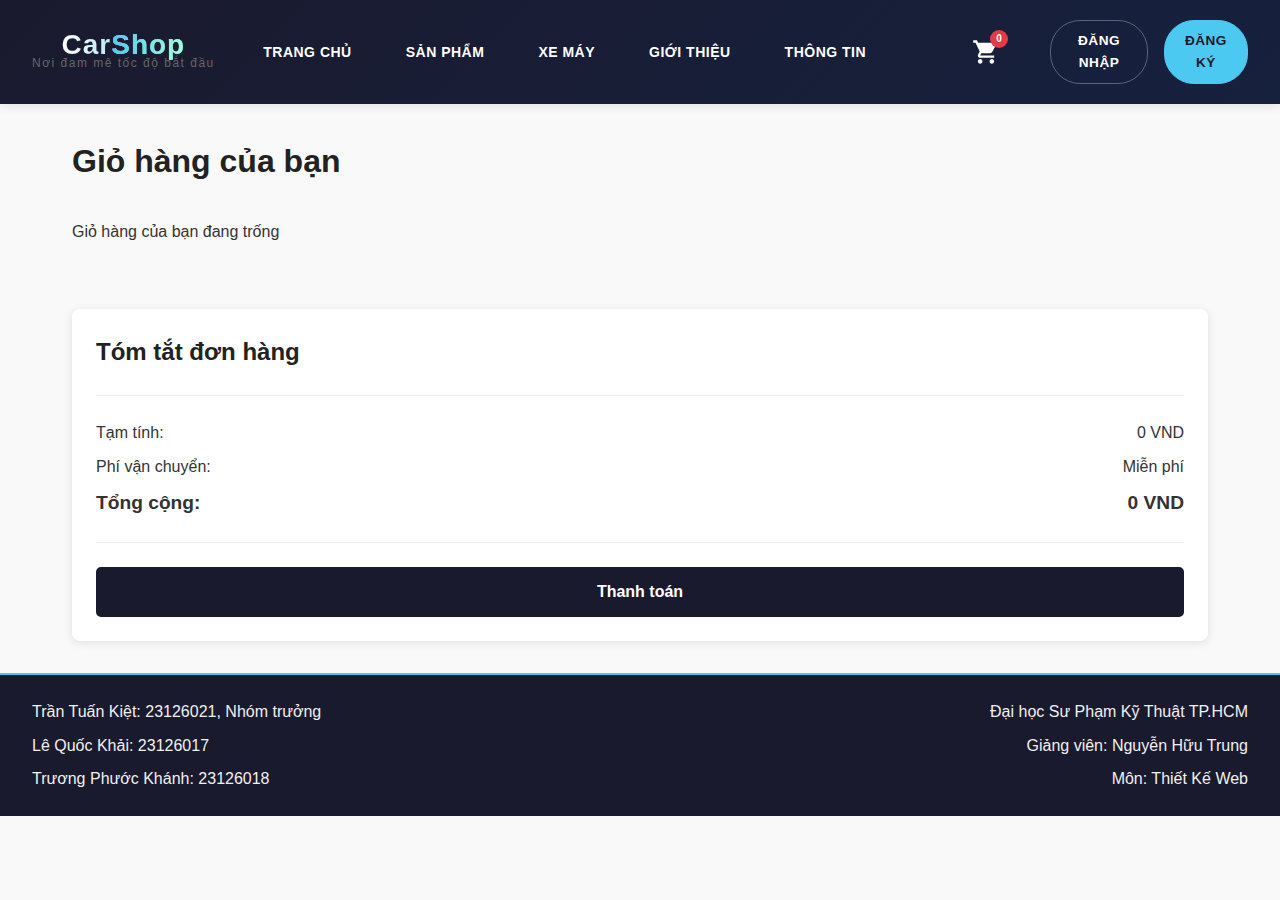
<file: html-subprogram/cart.html>
<!DOCTYPE html>
<html lang="vi">
<head>
    <meta charset="UTF-8">
    <meta name="viewport" content="width=device-width, initial-scale=1.0">
    <title>Giỏ hàng - CarShop</title>
    <link rel="stylesheet" href="../css/index-style.css">
    <link rel="stylesheet" href="../css/cart-style.css">
</head>
<body>
    <header>
        
        <div class="header-container">
            <!--Logo-->
            <div class="logo-container">
                <div class="logo">Car<span>Shop</span></div>
                <div class="tagline">Nơi đam mê tốc độ bắt đầu</div>
            </div>
        </div>
                    <!--Logo-->
                    <div style="justify-content: center;">
                        <nav class="main-nav">
                            <ul>
                                <li><a href="index-center.html">TRANG CHỦ</a></li>
                                <li><a href="index-product.html">SẢN PHẨM</a></li>
                                <li><a href="index-motor.html">XE MÁY</a></li>
                                <li><a href="intro.html">GIỚI THIỆU</a></li>
                                <li><a href="profile.html">THÔNG TIN</a></li>
                            </ul>
                        </nav>
                    </div>
                        <!--Logo-->
                   <div style="justify-content: right;"></div>
                            
                        </div>
    
                  </div>
                  <div class="auth-buttons">
                    <span id="welcome-msg"></span>
                    <a href="cart.html" class="cart-icon" class="active">
                        <span class="cart-badge" id="cart-count">0</span>
                        <svg class="cart-svg" viewBox="0 0 24 24" width="28" height="28">
                            <path fill="currentColor" d="M7 18c-1.1 0-1.99.9-1.99 2S5.9 22 7 22s2-.9 2-2-.9-2-2-2zM1 2v2h2l3.6 7.59-1.35 2.45c-.16.28-.25.61-.25.96 0 1.1.9 2 2 2h12v-2H7.42c-.14 0-.25-.11-.25-.25l.03-.12.9-1.63h7.45c.75 0 1.41-.41 1.75-1.03l3.58-6.49c.08-.14.12-.31.12-.48 0-.55-.45-1-1-1H5.21l-.94-2H1zm16 16c-1.1 0-1.99.9-1.99 2s.89 2 1.99 2 2-.9 2-2-.9-2-2-2z"/>
                        </svg>
                    </a>
                    &thinsp;
                    <a href="login.html" class="btn login-btn" id="login-btn">ĐĂNG NHẬP</a>
                    <a href="signup.html" class="btn signup-btn" id="signup-btn">ĐĂNG KÝ</a>
                    <a href="#" class="btn logout-btn" id="logout-btn" style="display: none;">ĐĂNG XUẤT</a>
                </div>
    </header>
    <main class="cart-container">
        <h1>Giỏ hàng của bạn</h1>
        
        <div class="cart-items" id="cart-items"></div>
        
        <div class="cart-summary">
            <h2>Tóm tắt đơn hàng</h2>
            <div class="summary-details">
                <p>Tạm tính: <span id="subtotal">0 VND</span></p>
                <p>Phí vận chuyển: <span>Miễn phí</span></p>
                <p class="total">Tổng cộng: <span id="total">0 VND</span></p>
            </div>
            <button id="checkout-btn">Thanh toán</button>
        </div>
    </main>

    <footer>
        <div class="footer-left">
            <p>Trần Tuấn Kiệt: 23126021, Nhóm trưởng</p>
            <p>Lê Quốc Khải: 23126017</p>
            <p>Trương Phước Khánh: 23126018</p>
        </div>
        <div class="footer-right">
            <p>Đại học Sư Phạm Kỹ Thuật TP.HCM</p>
            <p>Giảng viên: Nguyễn Hữu Trung</p>
            <p>Môn: Thiết Kế Web</p>
        </div>
    </footer>
    <script src="../javascript/cars-js.js"></script>
    <script src="../javascript/cart-js.js"></script>
    <script src="../javascript/auth.js"></script>
</body>
</html>
</file>
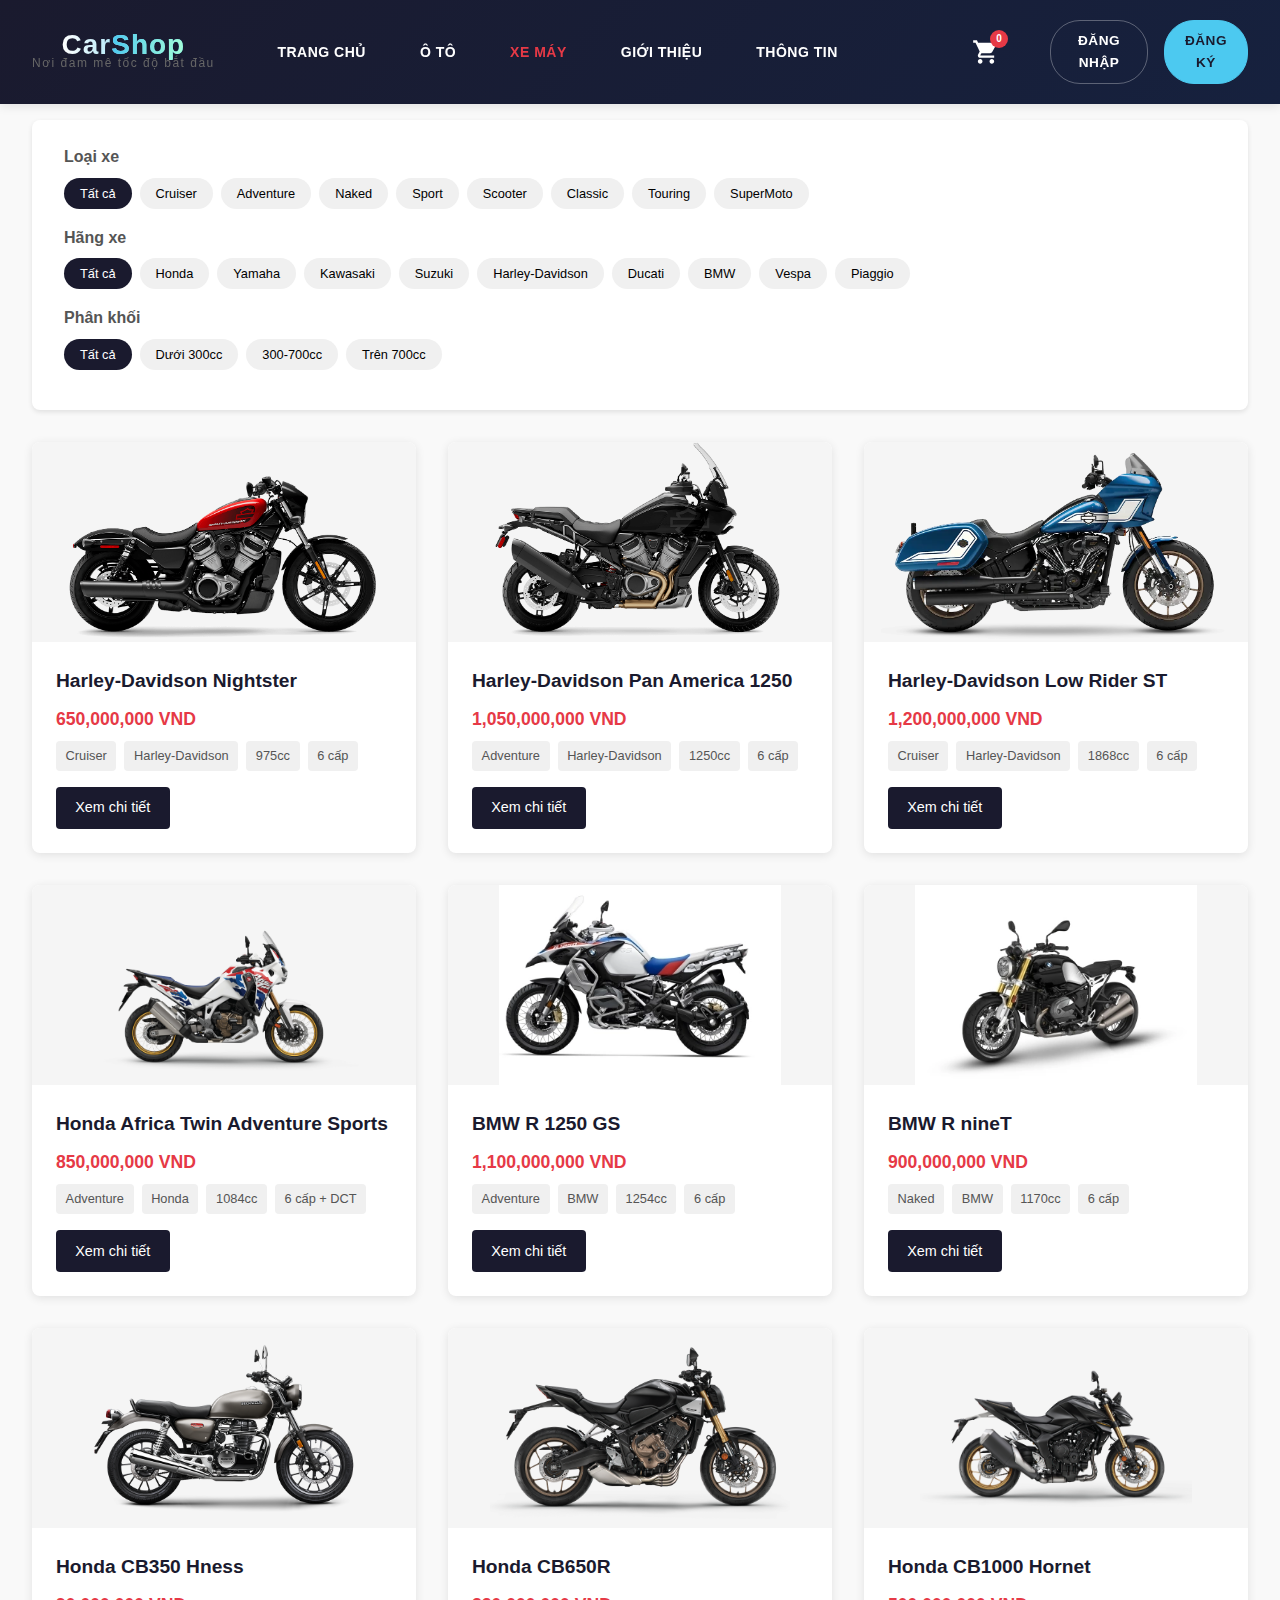
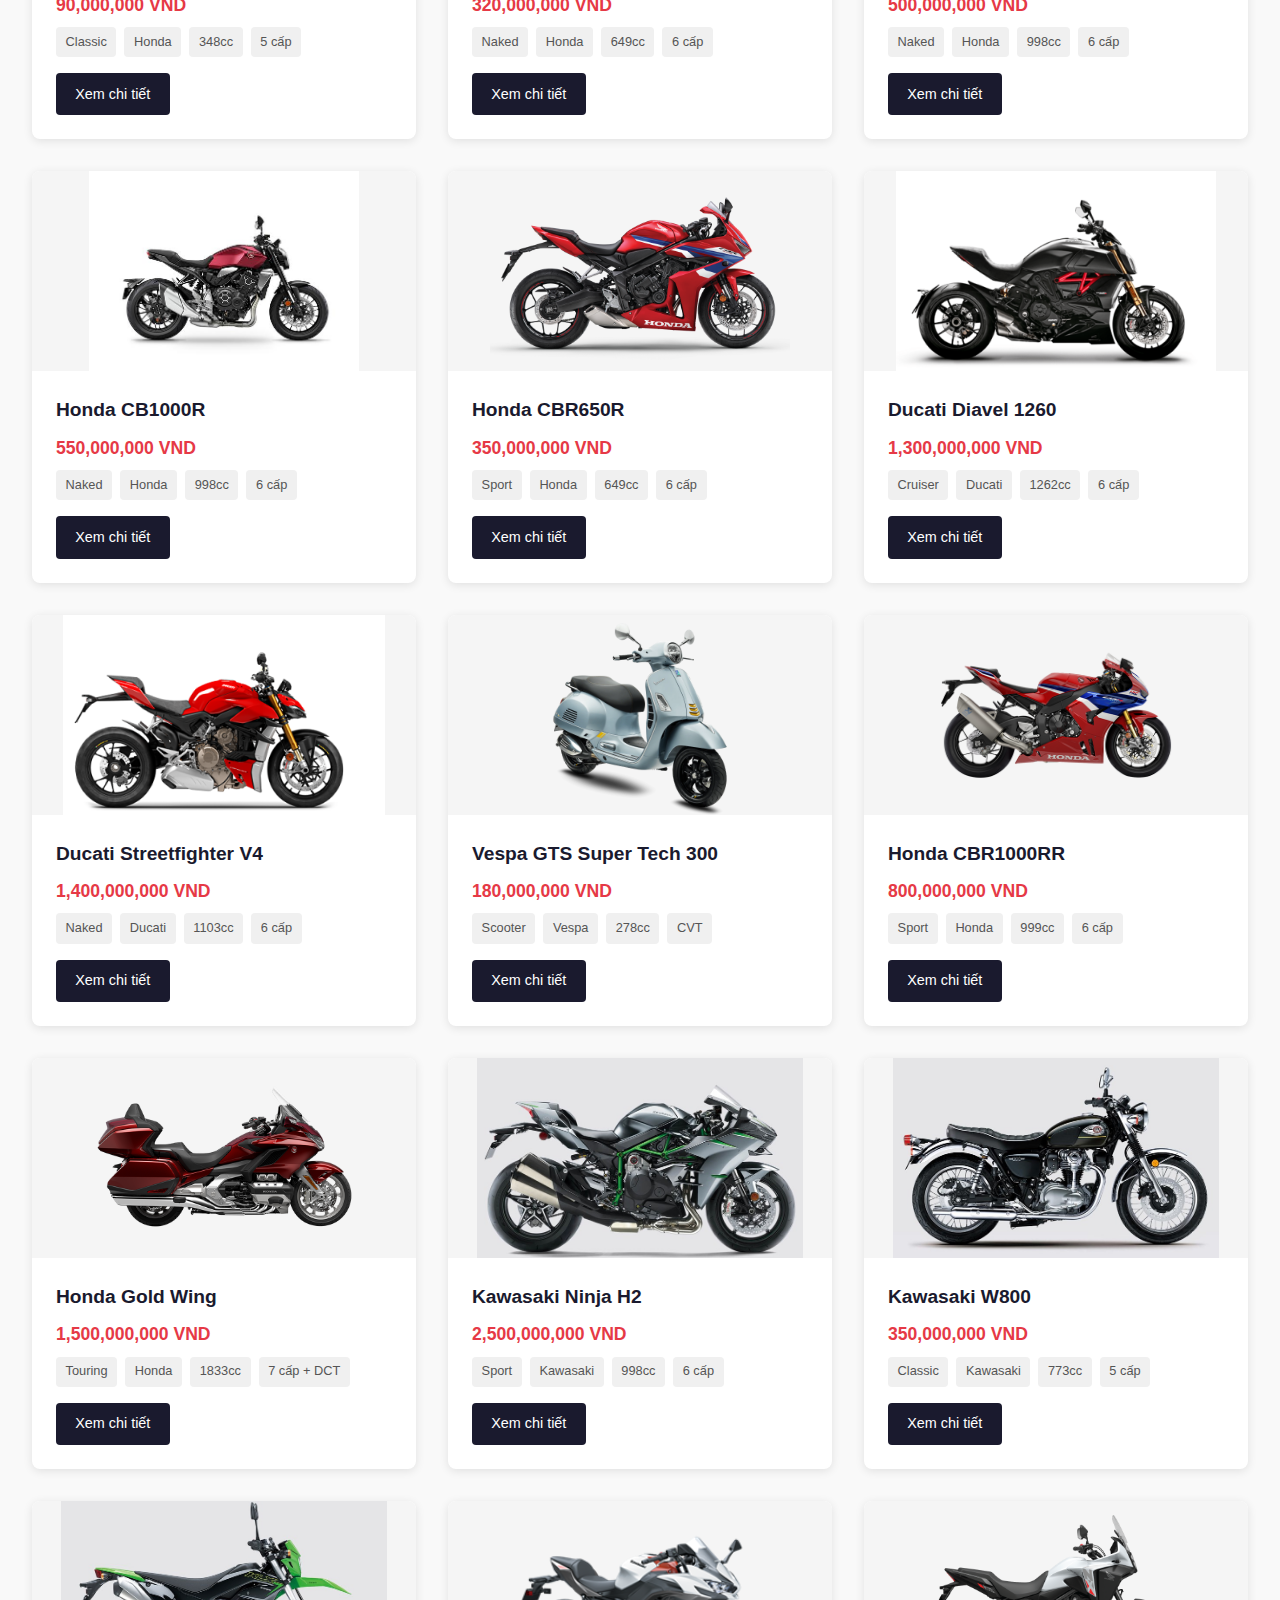
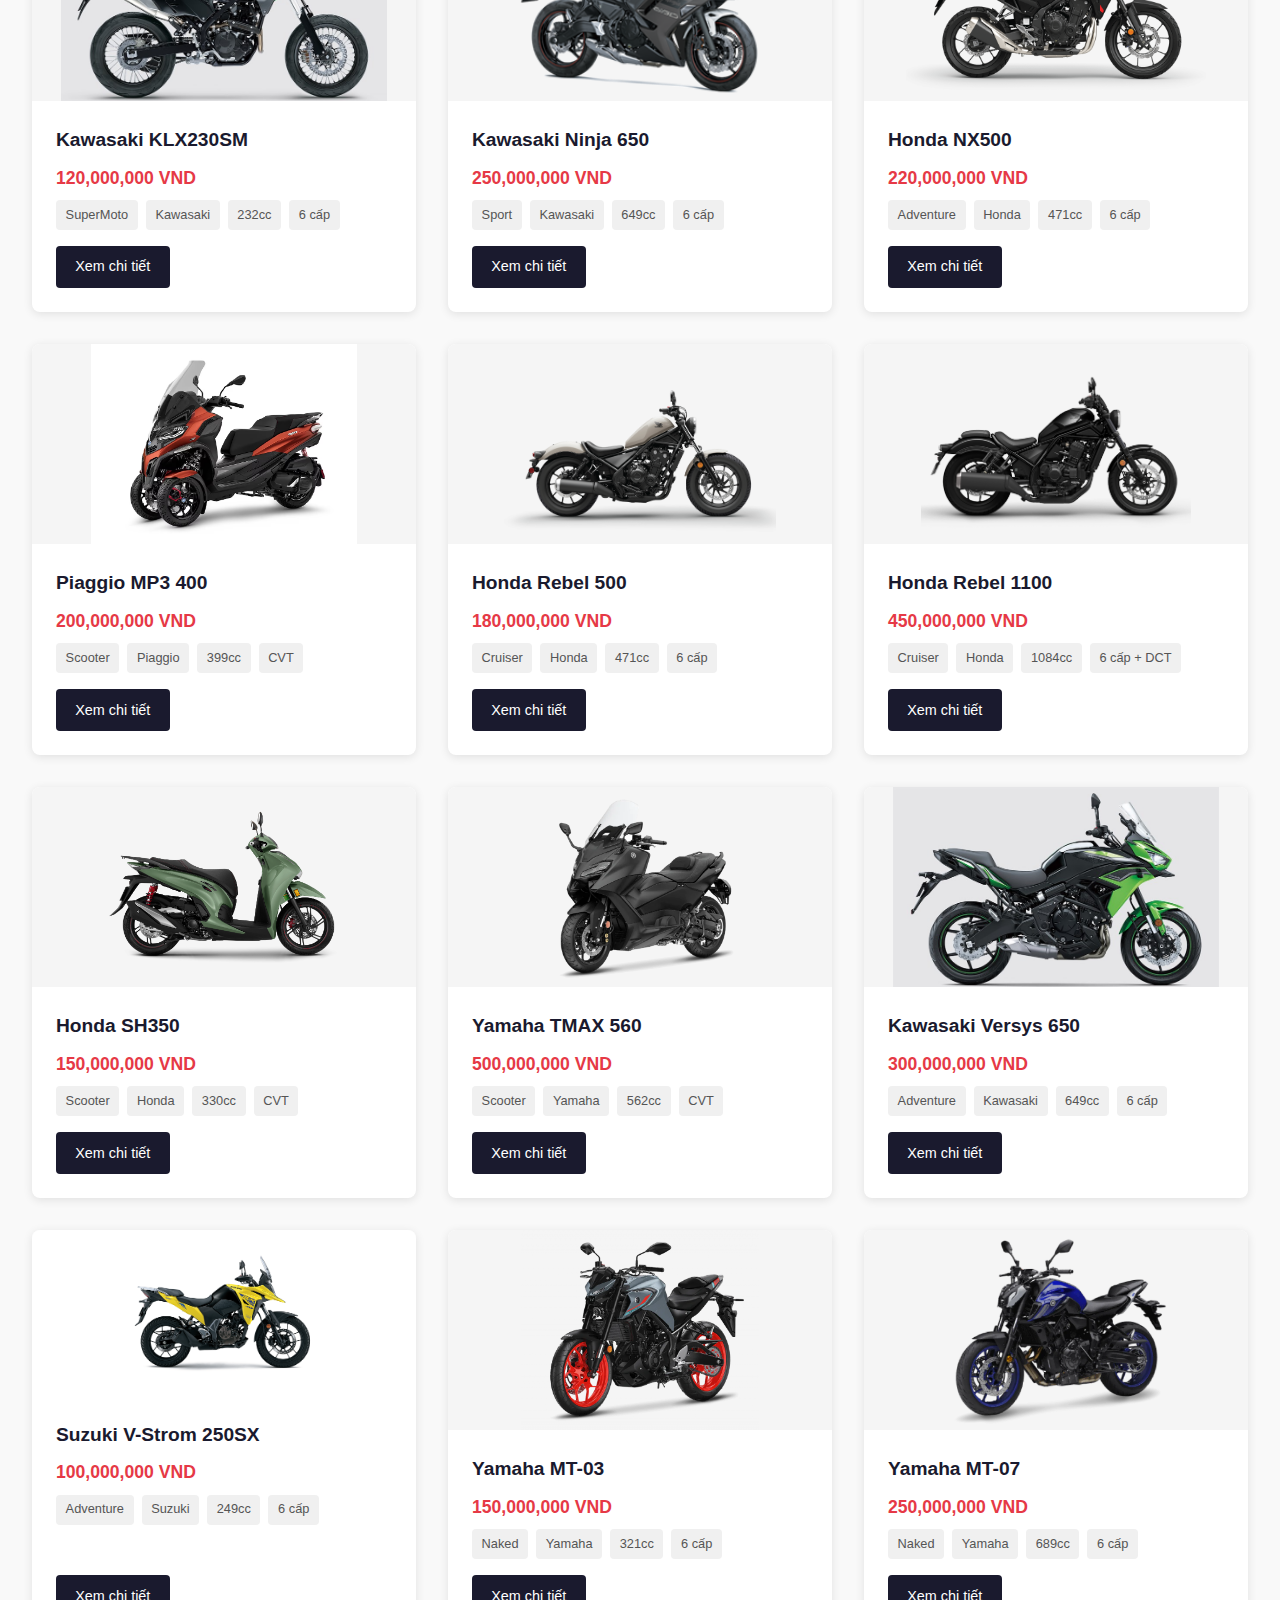
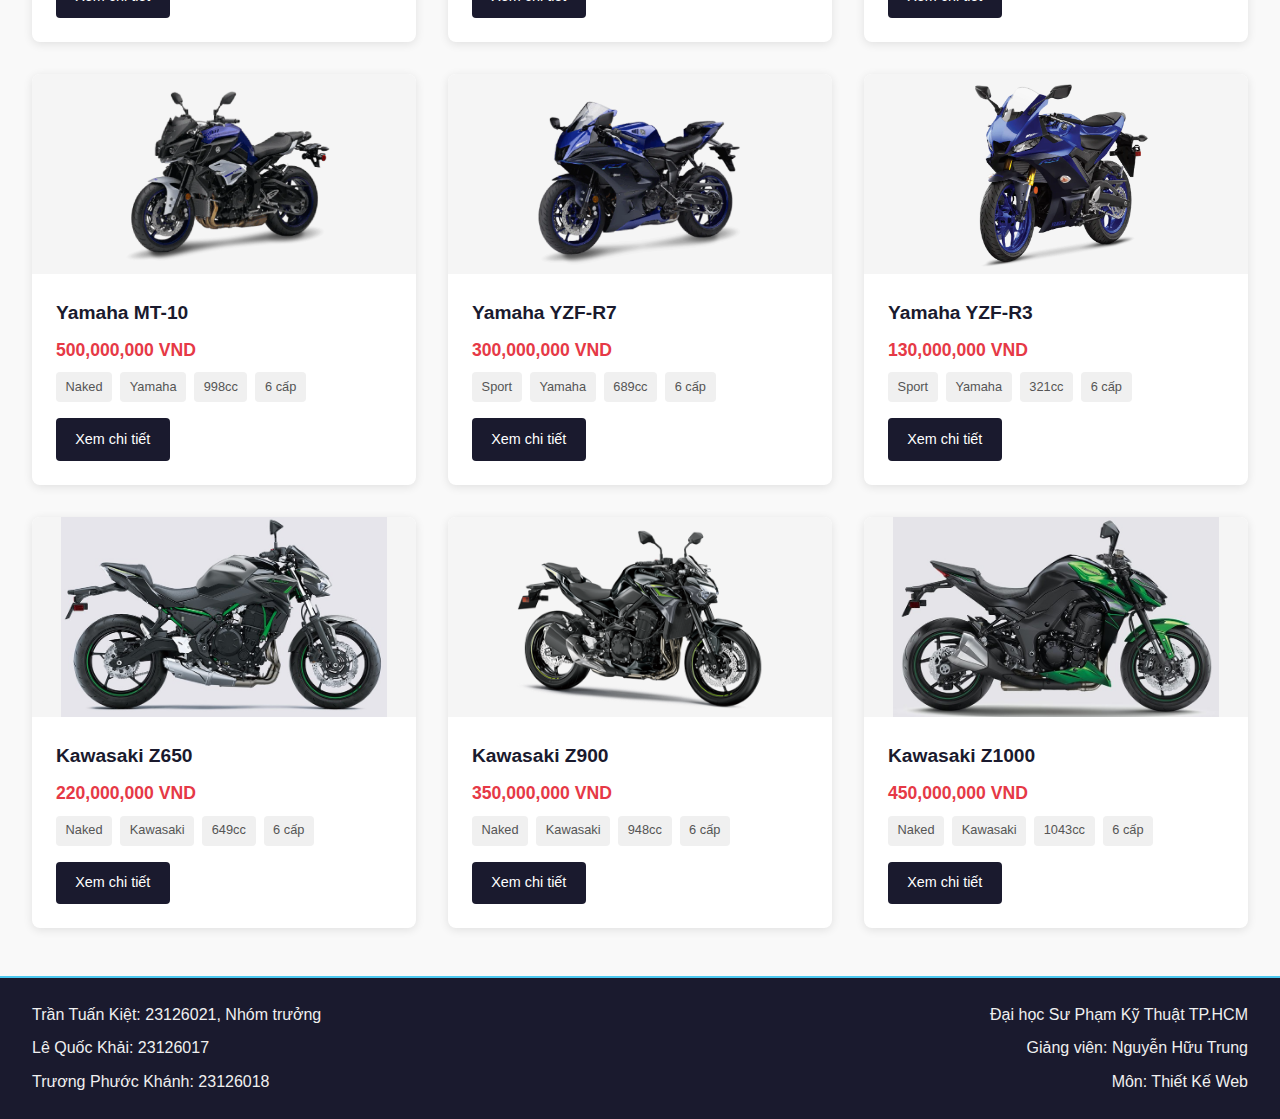
<file: html-subprogram/index-motor.html>
<!DOCTYPE html>
<html lang="vi">
<head>
    <meta charset="UTF-8">
    <meta name="viewport" content="width=device-width, initial-scale=1.0">
    <title>Xe Máy - CarShop</title>
    <link rel="stylesheet" href="../css/index-style.css">
</head>
<body>
    <header>
        
        <div class="header-container">
            <!--Logo-->
            <div class="logo-container">
                <div class="logo">Car<span>Shop</span></div>
                <div class="tagline">Nơi đam mê tốc độ bắt đầu</div>
            </div>
        </div>
                    <!--Logo-->
                    <div style="justify-content: center;">
                        <nav class="main-nav">
                            <ul>
                                <li><a href="index-center.html" >TRANG CHỦ</a></li>
                                <li><a href="index-product.html">Ô TÔ</a></li>
                                <li><a href="index-motor.html" class="active">XE MÁY</a></li>
                                <li><a href="intro.html">GIỚI THIỆU</a></li>
                                <li><a href="profile.html">THÔNG TIN</a></li>
                            </ul>
                        </nav>
                    </div>
                        <!--Logo-->
                   <div style="justify-content: right;"></div>
                            
                        </div>

                  </div>
                  <div class="auth-buttons">
                    <span id="welcome-msg"></span>
                    <a href="cart.html" class="cart-icon">
                        <span class="cart-badge" id="cart-count">0</span>
                        <svg class="cart-svg" viewBox="0 0 24 24" width="28" height="28">
                            <path fill="currentColor" d="M7 18c-1.1 0-1.99.9-1.99 2S5.9 22 7 22s2-.9 2-2-.9-2-2-2zM1 2v2h2l3.6 7.59-1.35 2.45c-.16.28-.25.61-.25.96 0 1.1.9 2 2 2h12v-2H7.42c-.14 0-.25-.11-.25-.25l.03-.12.9-1.63h7.45c.75 0 1.41-.41 1.75-1.03l3.58-6.49c.08-.14.12-.31.12-.48 0-.55-.45-1-1-1H5.21l-.94-2H1zm16 16c-1.1 0-1.99.9-1.99 2s.89 2 1.99 2 2-.9 2-2-.9-2-2-2z"/>
                        </svg>
                    </a>
                    &thinsp;
                    <a href="login.html" class="btn login-btn" id="login-btn">ĐĂNG NHẬP</a>
                    <a href="signup.html" class="btn signup-btn" id="signup-btn">ĐĂNG KÝ</a>
                    <a href="#" class="btn logout-btn" id="logout-btn" style="display: none;">ĐĂNG XUẤT</a>
                </div>
    </header>

    <div class="filters">
        <div class="filter-group">
            <h3>Loại xe</h3>
            <div class="filter-options" id="type-filters">
                <button class="filter-btn active" data-type="all">Tất cả</button>
                <button class="filter-btn" data-type="Cruiser">Cruiser</button>
                <button class="filter-btn" data-type="Adventure">Adventure</button>
                <button class="filter-btn" data-type="Naked">Naked</button>
                <button class="filter-btn" data-type="Sport">Sport</button>
                <button class="filter-btn" data-type="Scooter">Scooter</button>
                <button class="filter-btn" data-type="Classic">Classic</button>
                <button class="filter-btn" data-type="Touring">Touring</button>
                <button class="filter-btn" data-type="SuperMoto">SuperMoto</button>
            </div>
        </div>
        
        <div class="filter-group">
            <h3>Hãng xe</h3>
            <div class="filter-options" id="brand-filters">
                <button class="filter-btn active" data-brand="all">Tất cả</button>
                <button class="filter-btn" data-brand="Honda">Honda</button>
                <button class="filter-btn" data-brand="Yamaha">Yamaha</button>
                <button class="filter-btn" data-brand="Kawasaki">Kawasaki</button>
                <button class="filter-btn" data-brand="Suzuki">Suzuki</button>
                <button class="filter-btn" data-brand="Harley-Davidson">Harley-Davidson</button>
                <button class="filter-btn" data-brand="Ducati">Ducati</button>
                <button class="filter-btn" data-brand="BMW">BMW</button>
                <button class="filter-btn" data-brand="Vespa">Vespa</button>
                <button class="filter-btn" data-brand="Piaggio">Piaggio</button>
            </div>
        </div>
        
        <div class="filter-group">
            <h3>Phân khối</h3>
            <div class="filter-options" id="cc-filters">
                <button class="filter-btn active" data-cc="all">Tất cả</button>
                <button class="filter-btn" data-cc="small">Dưới 300cc</button>
                <button class="filter-btn" data-cc="medium">300-700cc</button>
                <button class="filter-btn" data-cc="large">Trên 700cc</button>
            </div>
        </div>
    </div>

    <div class="motors-container" id="motors-container">
        <!-- Motorcycles will be inserted here by JavaScript -->
    </div>

    <footer>
        <div class="footer-left">
            <p>Trần Tuấn Kiệt: 23126021, Nhóm trưởng</p>
            <p>Lê Quốc Khải: 23126017</p>
            <p>Trương Phước Khánh: 23126018</p>
        </div>
        <div class="footer-right">
            <p>Đại học Sư Phạm Kỹ Thuật TP.HCM</p>
            <p>Giảng viên: Nguyễn Hữu Trung</p>
            <p>Môn: Thiết Kế Web</p>
        </div>
    </footer>
<!-- Thay đổi thẻ script -->
<script type="module" src="../javascript/motor-js.js"></script>
<script src="../javascript/auth.js"></script>
<script src="../javascript/cart-js.js"></script>
</body>
</html>
</file>
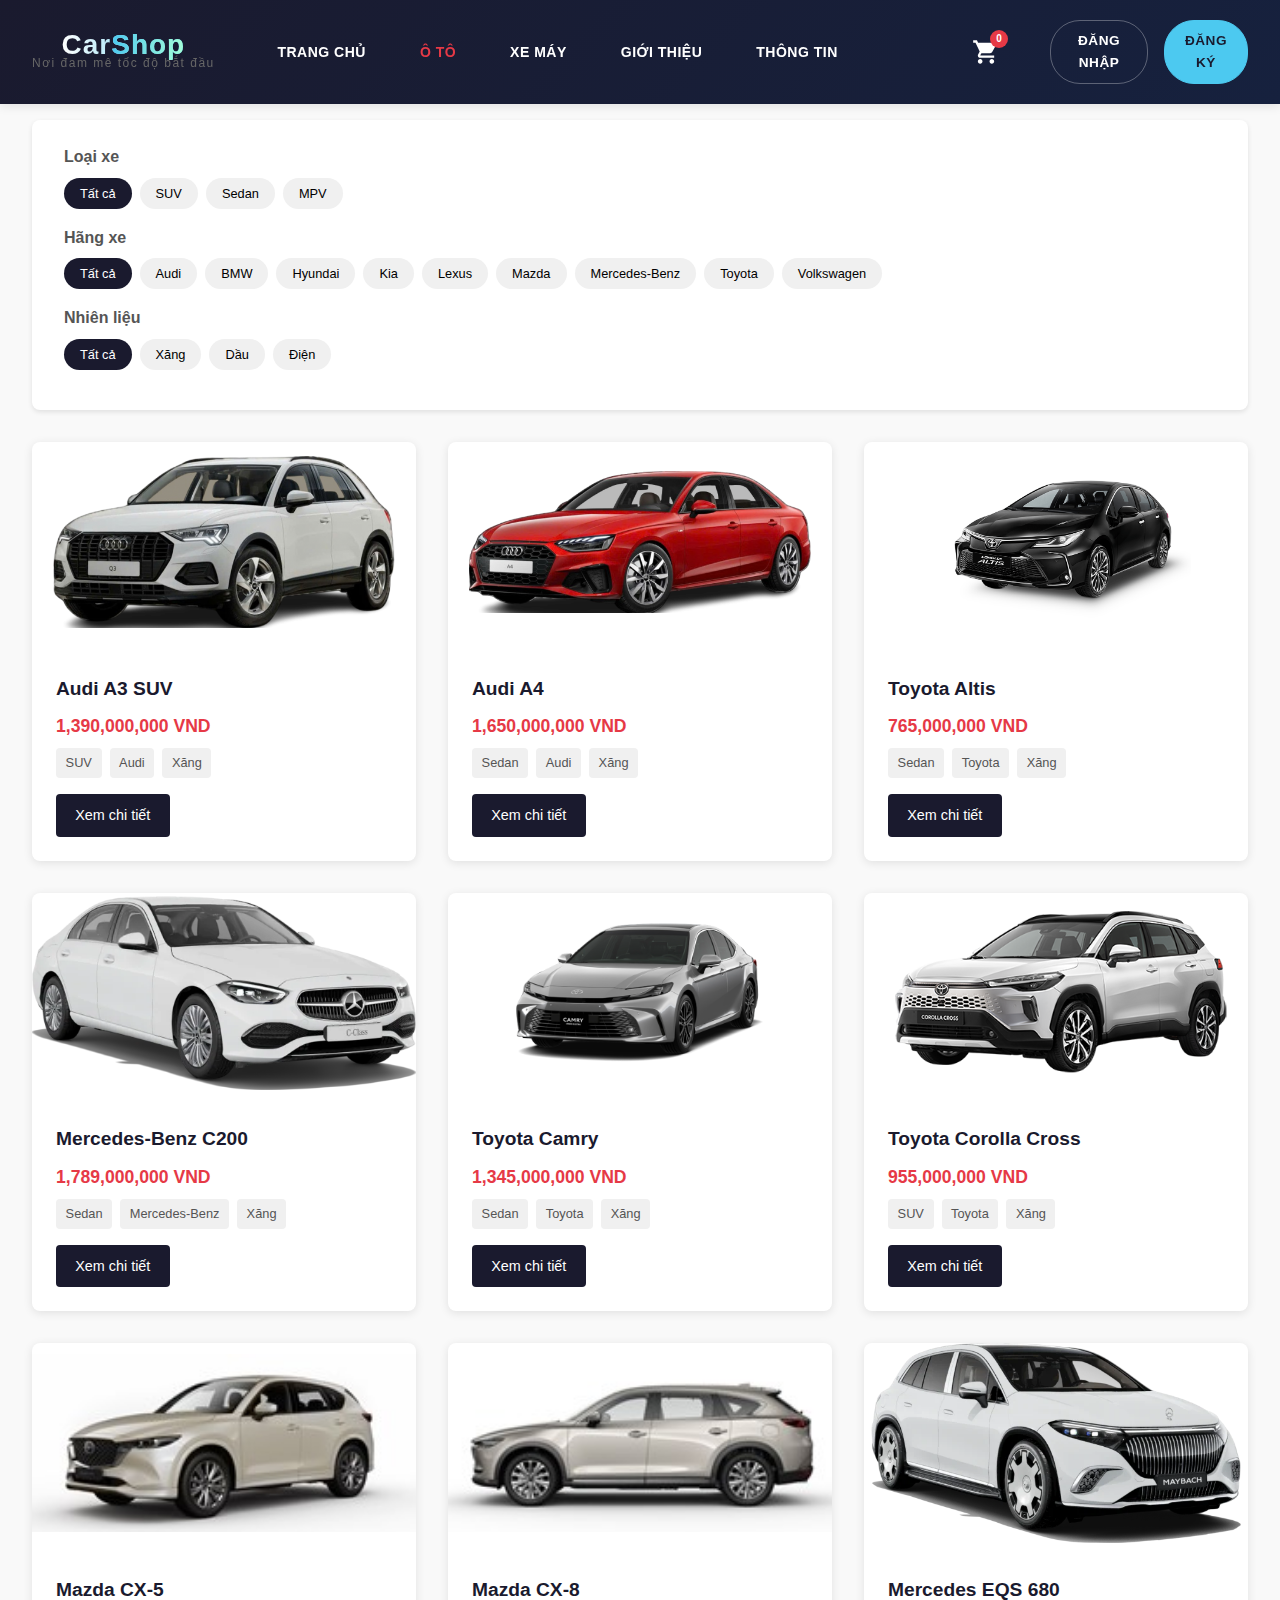
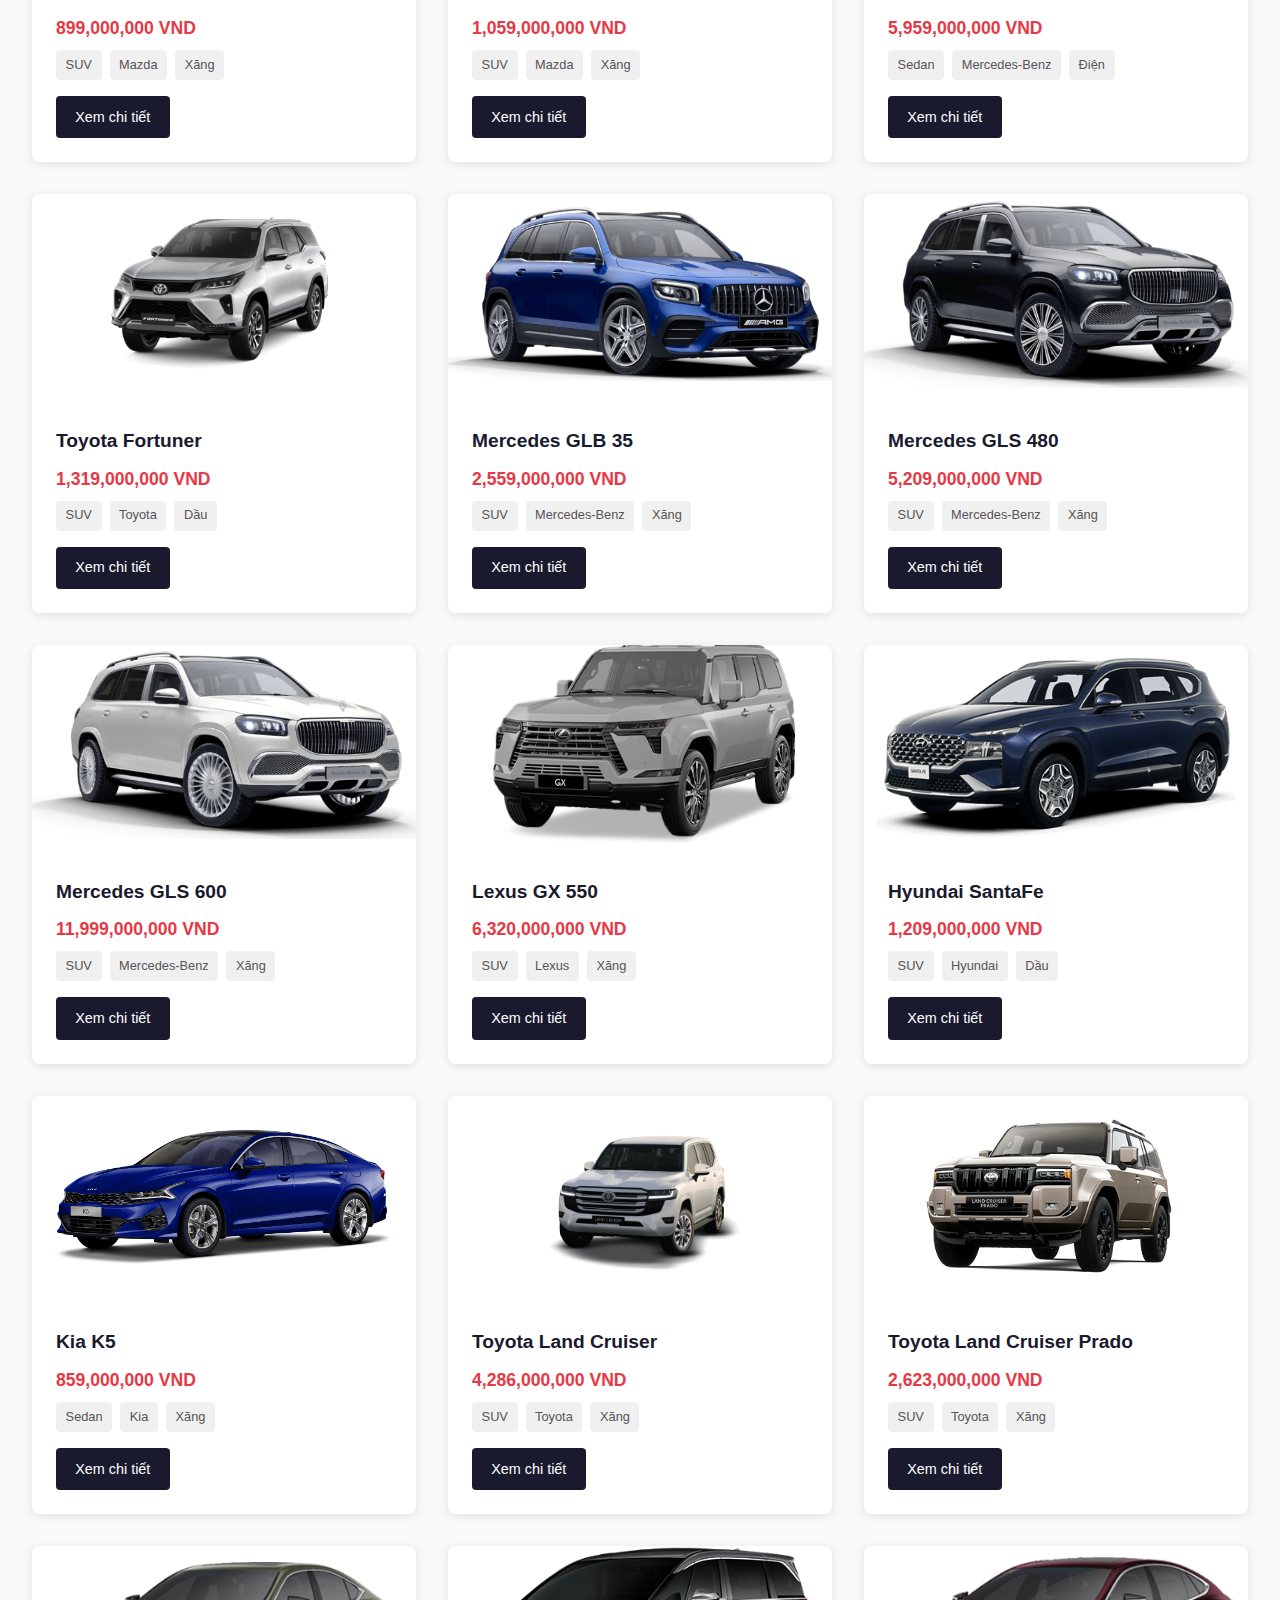
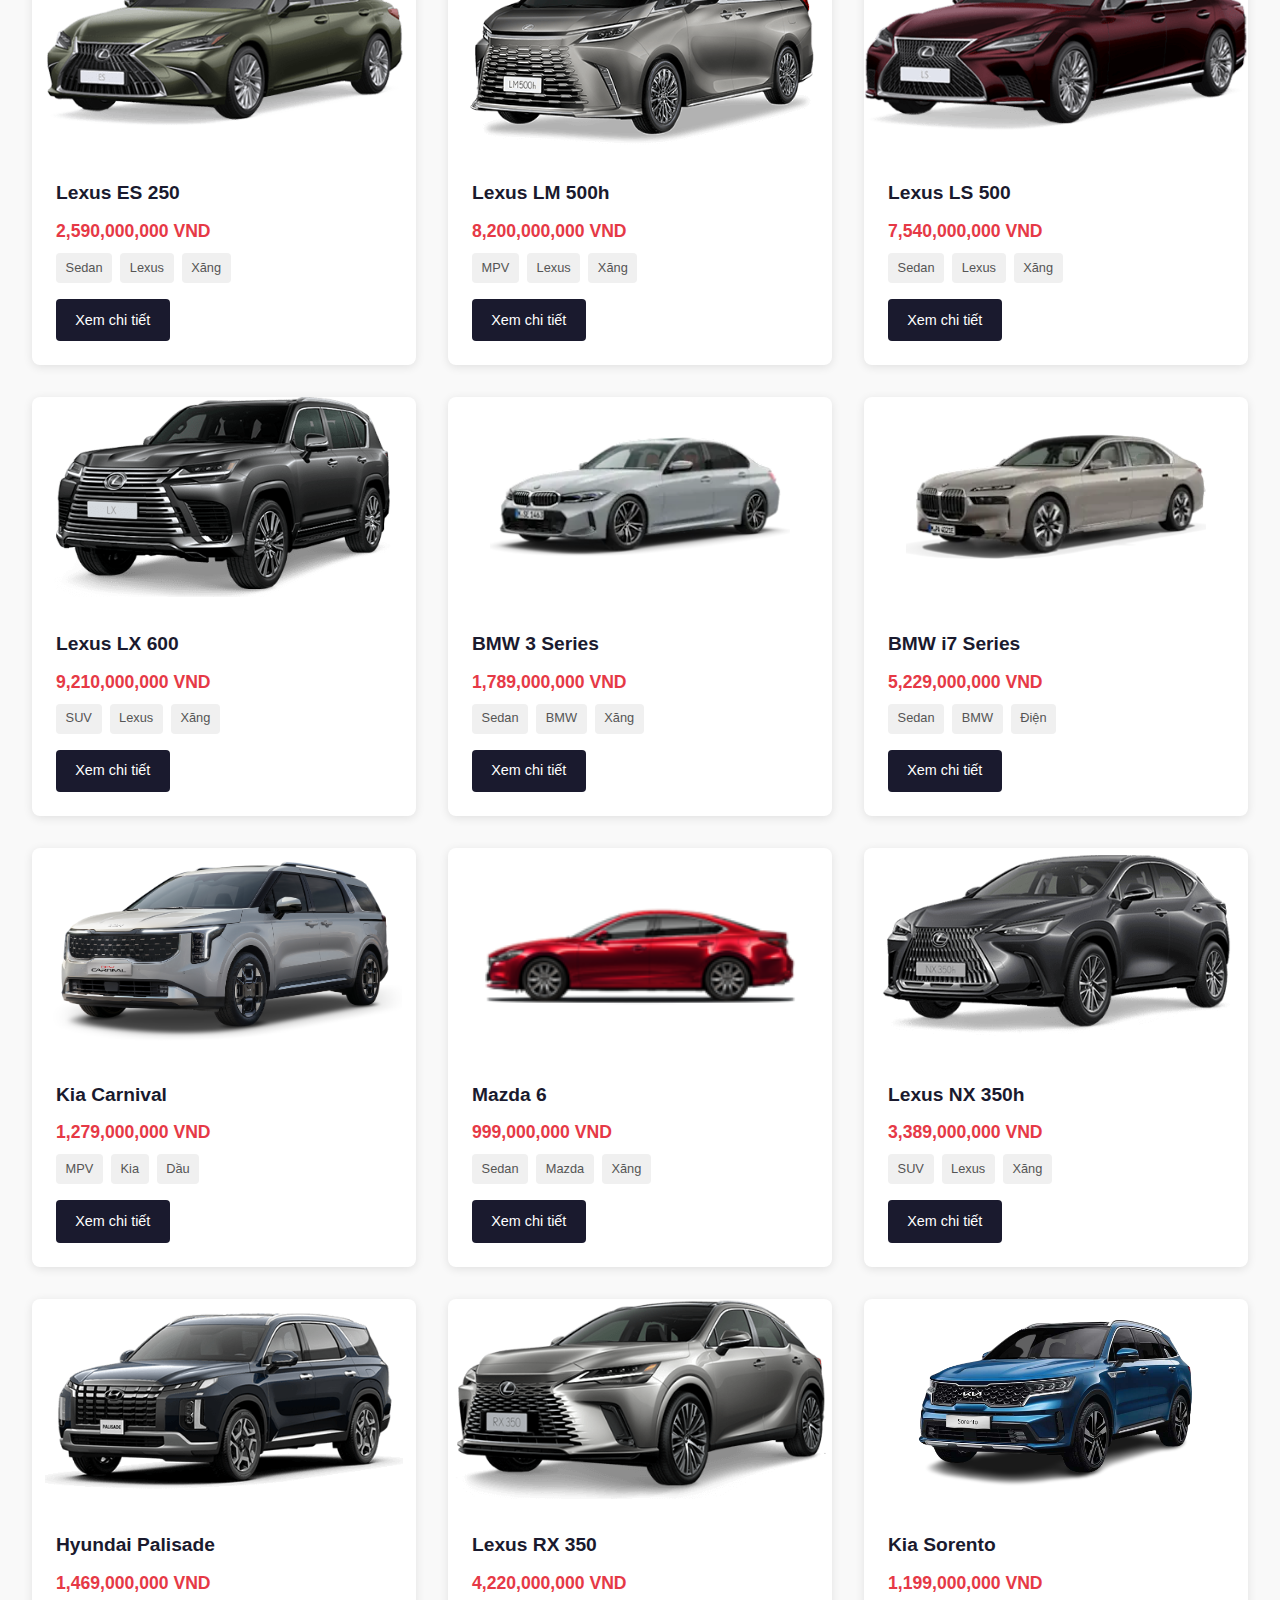
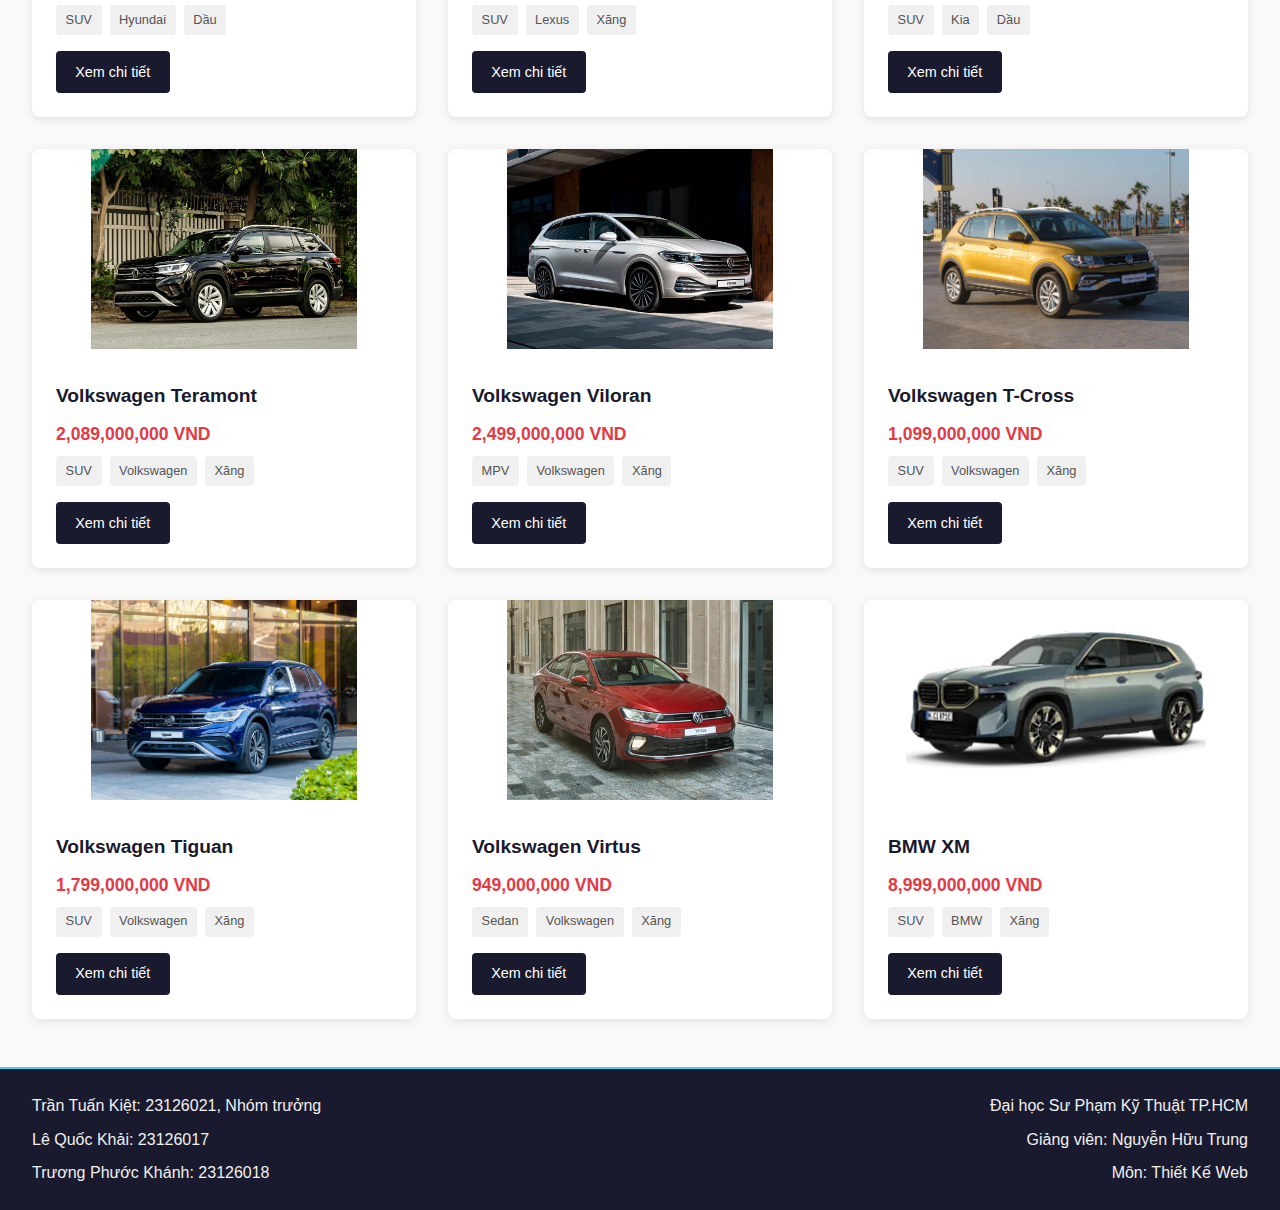
<file: html-subprogram/index-product.html>
<!DOCTYPE html>
<html lang="vi">
<head>
    <meta charset="UTF-8">
    <meta name="viewport" content="width=device-width, initial-scale=1.0">
    <title>Sản Phẩm - CarShop</title>
    <link rel="stylesheet" href="../css/index-style.css">

</head>
<body>
    <header>
        
        <div class="header-container">
            <!--Logo-->
            <div class="logo-container">
                <div class="logo">Car<span>Shop</span></div>
                <div class="tagline">Nơi đam mê tốc độ bắt đầu</div>
            </div>
        </div>
                    <!--Logo-->
                    <div style="justify-content: center;">
                        <nav class="main-nav">
                            <ul>
                                <li><a href="index-center.html" >TRANG CHỦ</a></li>
                                <li><a href="index-product.html"class="active">Ô TÔ</a></li>
                                <li><a href="index-motor.html">XE MÁY</a></li>
                                <li><a href="intro.html">GIỚI THIỆU</a></li>
                                <li><a href="profile.html">THÔNG TIN</a></li>
                            </ul>
                        </nav>
                    </div>
                        <!--Logo-->
                   <div style="justify-content: right;"></div>
                            
                        </div>

                  </div>
                  <div class="auth-buttons">
                    <span id="welcome-msg"></span>
                    <a href="cart.html" class="cart-icon">
                        <span class="cart-badge" id="cart-count">0</span>
                        <svg class="cart-svg" viewBox="0 0 24 24" width="28" height="28">
                            <path fill="currentColor" d="M7 18c-1.1 0-1.99.9-1.99 2S5.9 22 7 22s2-.9 2-2-.9-2-2-2zM1 2v2h2l3.6 7.59-1.35 2.45c-.16.28-.25.61-.25.96 0 1.1.9 2 2 2h12v-2H7.42c-.14 0-.25-.11-.25-.25l.03-.12.9-1.63h7.45c.75 0 1.41-.41 1.75-1.03l3.58-6.49c.08-.14.12-.31.12-.48 0-.55-.45-1-1-1H5.21l-.94-2H1zm16 16c-1.1 0-1.99.9-1.99 2s.89 2 1.99 2 2-.9 2-2-.9-2-2-2z"/>
                        </svg>
                    </a>
                    &thinsp;
                    <a href="login.html" class="btn login-btn" id="login-btn">ĐĂNG NHẬP</a>
                    <a href="signup.html" class="btn signup-btn" id="signup-btn">ĐĂNG KÝ</a>
                    <a href="#" class="btn logout-btn" id="logout-btn" style="display: none;">ĐĂNG XUẤT</a>
                </div>
    </header>
    <div class="filters">
        <div class="filter-group">
            <h3>Loại xe</h3>
            <div class="filter-options" id="type-filters">
                <button class="filter-btn active" data-type="all">Tất cả</button>
                <button class="filter-btn" data-type="SUV">SUV</button>
                <button class="filter-btn" data-type="Sedan">Sedan</button>
                <button class="filter-btn" data-type="MPV">MPV</button>
            </div>
        </div>
        
        <div class="filter-group">
            <h3>Hãng xe</h3>
            <div class="filter-options" id="brand-filters">
                <button class="filter-btn active" data-brand="all">Tất cả</button>
                <button class="filter-btn" data-brand="Audi">Audi</button>
                <button class="filter-btn" data-brand="BMW">BMW</button>
                <button class="filter-btn" data-brand="Hyundai">Hyundai</button>
                <button class="filter-btn" data-brand="Kia">Kia</button>
                <button class="filter-btn" data-brand="Lexus">Lexus</button>
                <button class="filter-btn" data-brand="Mazda">Mazda</button>
                <button class="filter-btn" data-brand="Mercedes-Benz">Mercedes-Benz</button>
                <button class="filter-btn" data-brand="Toyota">Toyota</button>
                <button class="filter-btn" data-brand="Volkswagen">Volkswagen</button>
            </div>
        </div>
        
        <div class="filter-group">
            <h3>Nhiên liệu</h3>
            <div class="filter-options" id="fuel-filters">
                <button class="filter-btn active" data-fuel="all">Tất cả</button>
                <button class="filter-btn" data-fuel="Xăng">Xăng</button>
                <button class="filter-btn" data-fuel="Dầu">Dầu</button>
                <button class="filter-btn" data-fuel="Điện">Điện</button>
            </div>
        </div>
    </div>

    <div class="cars-container" id="cars-container">
        <!-- Cars will be inserted here by JavaScript -->
    </div>

    <footer>
        <div class="footer-left">
            <p>Trần Tuấn Kiệt: 23126021, Nhóm trưởng</p>
            <p>Lê Quốc Khải: 23126017</p>
            <p>Trương Phước Khánh: 23126018</p>
        </div>
        <div class="footer-right">
            <p>Đại học Sư Phạm Kỹ Thuật TP.HCM</p>
            <p>Giảng viên: Nguyễn Hữu Trung</p>
            <p>Môn: Thiết Kế Web</p>
        </div>
    </footer>
    <script src="../javascript/auth.js"></script>
    <script src="../javascript/cart-js.js"></script>
    <script src="../javascript/index-js.js"></script>
    <script src="../javascript/cars-js.js"></script>
</body>
</html>
</file>
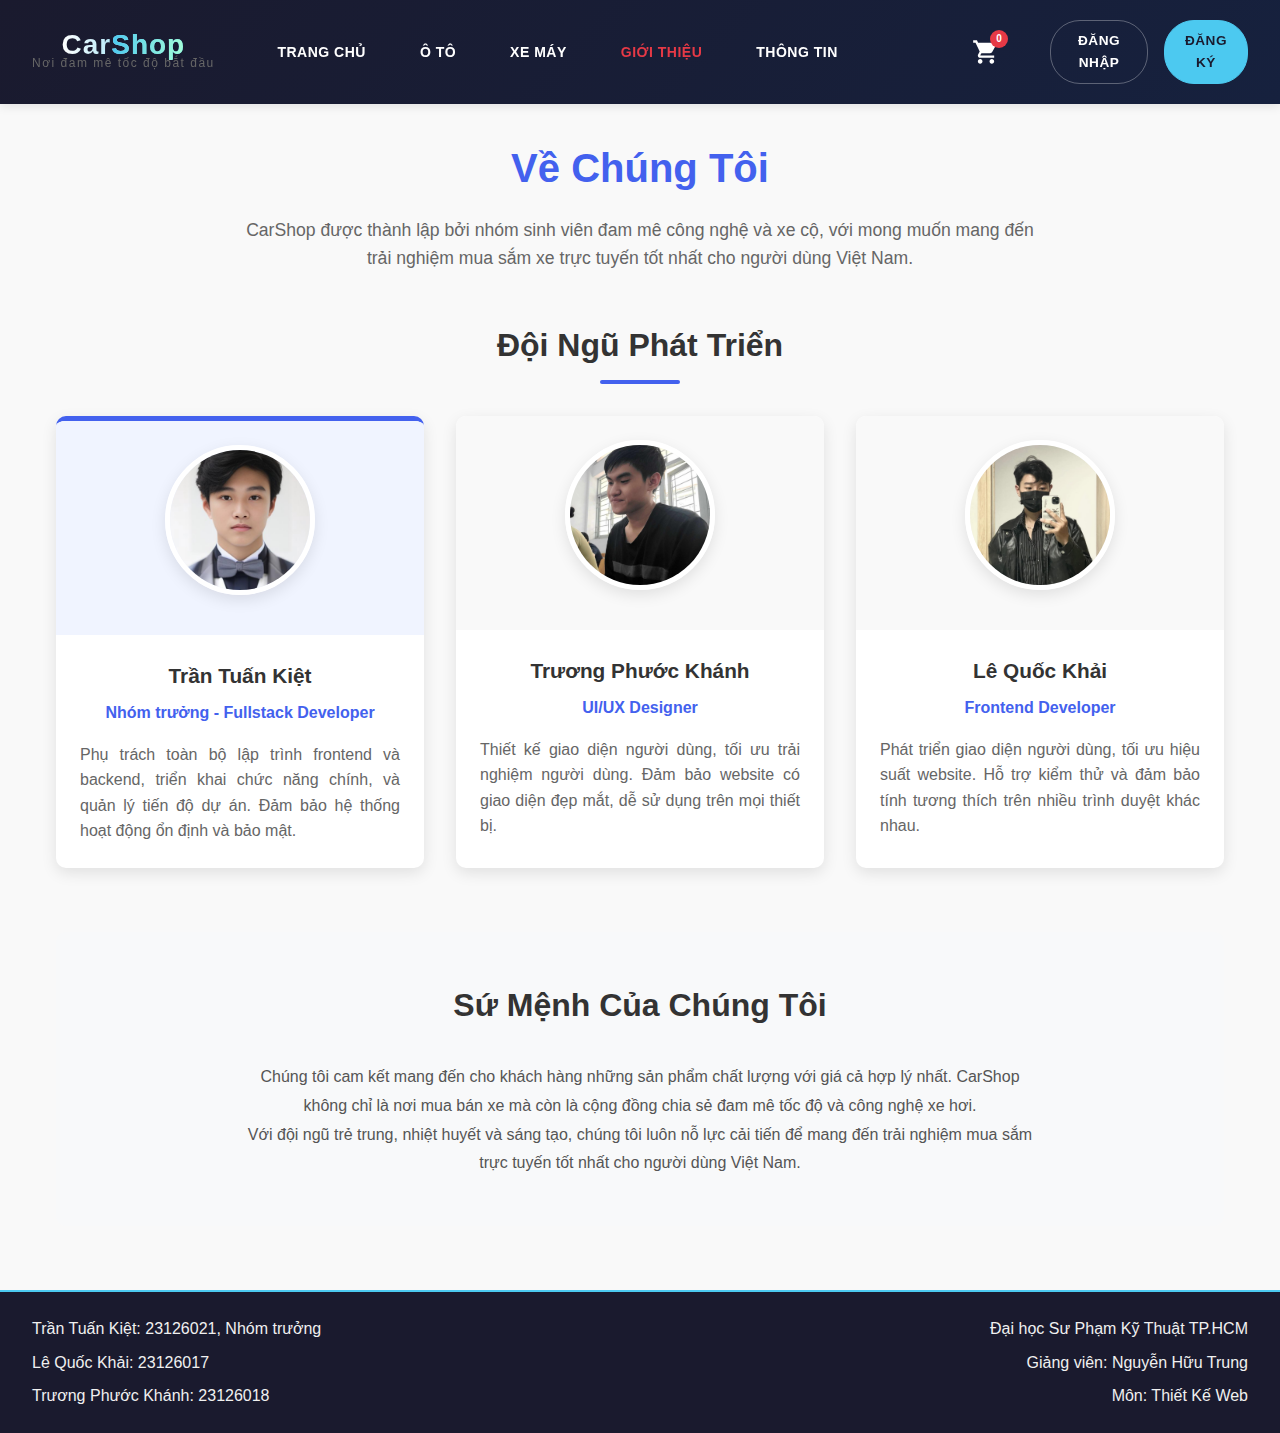
<file: html-subprogram/intro.html>
<!DOCTYPE html>
<html lang="vi">
<head>
    <meta charset="UTF-8">
    <meta name="viewport" content="width=device-width, initial-scale=1.0">
    <title>Giới Thiệu - CarShop</title>
    <link rel="stylesheet" href="../css/index-style.css">
    <link rel="stylesheet" href="https://cdnjs.cloudflare.com/ajax/libs/font-awesome/6.4.0/css/all.min.css">
</head>
<body>
    <header>
        
        <div class="header-container">
            <!--Logo-->
            <div class="logo-container">
                <div class="logo">Car<span>Shop</span></div>
                <div class="tagline">Nơi đam mê tốc độ bắt đầu</div>
            </div>
        </div>
                    <!--Logo-->
                    <div style="justify-content: center;">
                        <nav class="main-nav">
                            <ul>
                                <li><a href="index-center.html">TRANG CHỦ</a></li>
                                <li><a href="index-product.html">Ô TÔ</a></li>
                                <li><a href="index-motor.html">XE MÁY</a></li>
                                <li><a href="intro.html" class="active">GIỚI THIỆU</a></li>
                                <li><a href="profile.html">THÔNG TIN</a></li>
                            </ul>
                        </nav>
                    </div>
                        <!--Logo-->
                   <div style="justify-content: right;"></div>
                            
                        </div>
    
                  </div>
                  <div class="auth-buttons">
                    <span id="welcome-msg"></span>
                    <a href="cart.html" class="cart-icon">
                        <span class="cart-badge" id="cart-count">0</span>
                        <svg class="cart-svg" viewBox="0 0 24 24" width="28" height="28">
                            <path fill="currentColor" d="M7 18c-1.1 0-1.99.9-1.99 2S5.9 22 7 22s2-.9 2-2-.9-2-2-2zM1 2v2h2l3.6 7.59-1.35 2.45c-.16.28-.25.61-.25.96 0 1.1.9 2 2 2h12v-2H7.42c-.14 0-.25-.11-.25-.25l.03-.12.9-1.63h7.45c.75 0 1.41-.41 1.75-1.03l3.58-6.49c.08-.14.12-.31.12-.48 0-.55-.45-1-1-1H5.21l-.94-2H1zm16 16c-1.1 0-1.99.9-1.99 2s.89 2 1.99 2 2-.9 2-2-.9-2-2-2z"/>
                        </svg>
                    </a>
                    &thinsp;
                    <a href="login.html" class="btn login-btn" id="login-btn">ĐĂNG NHẬP</a>
                    <a href="signup.html" class="btn signup-btn" id="signup-btn">ĐĂNG KÝ</a>
                    <a href="#" class="btn logout-btn" id="logout-btn" style="display: none;">ĐĂNG XUẤT</a>
                </div>
    </header>
    
    <!--class="active" chỉnh màu cho từng Thông tin trong trang-->

    <main class="intro-container">
        <section class="intro-header">
            <h1>Về Chúng Tôi</h1>
            <p>CarShop được thành lập bởi nhóm sinh viên đam mê công nghệ và xe cộ, với mong muốn mang đến trải nghiệm mua sắm xe trực tuyến tốt nhất cho người dùng Việt Nam.</p>
        </section>
        
        <section class="team-section">
            <h2>Đội Ngũ Phát Triển</h2>
            <div class="team-grid">
                <div class="team-card leader">
                    <div class="card-header">
                        <img src="../images/kiet.jpg" alt="Trần Tuấn Kiệt" class="team-avatar">
                    </div>
                    <div class="card-body">
                        <h3 class="team-name">Trần Tuấn Kiệt</h3>
                        <span class="team-role">Nhóm trưởng - Fullstack Developer</span>
                        <p class="team-desc">Phụ trách toàn bộ lập trình frontend và backend, triển khai chức năng chính, và quản lý tiến độ dự án. Đảm bảo hệ thống hoạt động ổn định và bảo mật.</p>
                    </div>
                </div>
                
                <div class="team-card">
                    <div class="card-header">
                        <img src="../images/khanh.jpg" alt="Trương Phước Khánh" class="team-avatar">
                    </div>
                    <div class="card-body">
                        <h3 class="team-name">Trương Phước Khánh</h3>
                        <span class="team-role">UI/UX Designer</span>
                        <p class="team-desc">Thiết kế giao diện người dùng, tối ưu trải nghiệm người dùng. Đảm bảo website có giao diện đẹp mắt, dễ sử dụng trên mọi thiết bị.</p>
                    </div>
                </div>
                
                <div class="team-card">
                    <div class="card-header">
                        <img src="../images/khai.jpg" alt="Lê Quốc Khải" class="team-avatar">
                    </div>
                    <div class="card-body">
                        <h3 class="team-name">Lê Quốc Khải</h3>
                        <span class="team-role">Frontend Developer</span>
                        <p class="team-desc">Phát triển giao diện người dùng, tối ưu hiệu suất website. Hỗ trợ kiểm thử và đảm bảo tính tương thích trên nhiều trình duyệt khác nhau.</p>
                    </div>
                </div>
            </div>
        </section>
        
        <section class="mission-section">
            <h2>Sứ Mệnh Của Chúng Tôi</h2>
            <div class="mission-content">
                <p>Chúng tôi cam kết mang đến cho khách hàng những sản phẩm chất lượng với giá cả hợp lý nhất. CarShop không chỉ là nơi mua bán xe mà còn là cộng đồng chia sẻ đam mê tốc độ và công nghệ xe hơi.</p>
                <p>Với đội ngũ trẻ trung, nhiệt huyết và sáng tạo, chúng tôi luôn nỗ lực cải tiến để mang đến trải nghiệm mua sắm trực tuyến tốt nhất cho người dùng Việt Nam.</p>
            </div>
        </section>
    </main>

    <footer>
        <div class="footer-left">
            <p>Trần Tuấn Kiệt: 23126021, Nhóm trưởng</p>
            <p>Lê Quốc Khải: 23126017</p>
            <p>Trương Phước Khánh: 23126018</p>
        </div>
        <div class="footer-right">
            <p>Đại học Sư Phạm Kỹ Thuật TP.HCM</p>
            <p>Giảng viên: Nguyễn Hữu Trung</p>
            <p>Môn: Thiết Kế Web</p>
        </div>
    </footer>
    
    <script src="../javascript/cart-js.js"></script>
    <script src="../javascript/auth.js"></script>
</body>
</html>
</file>
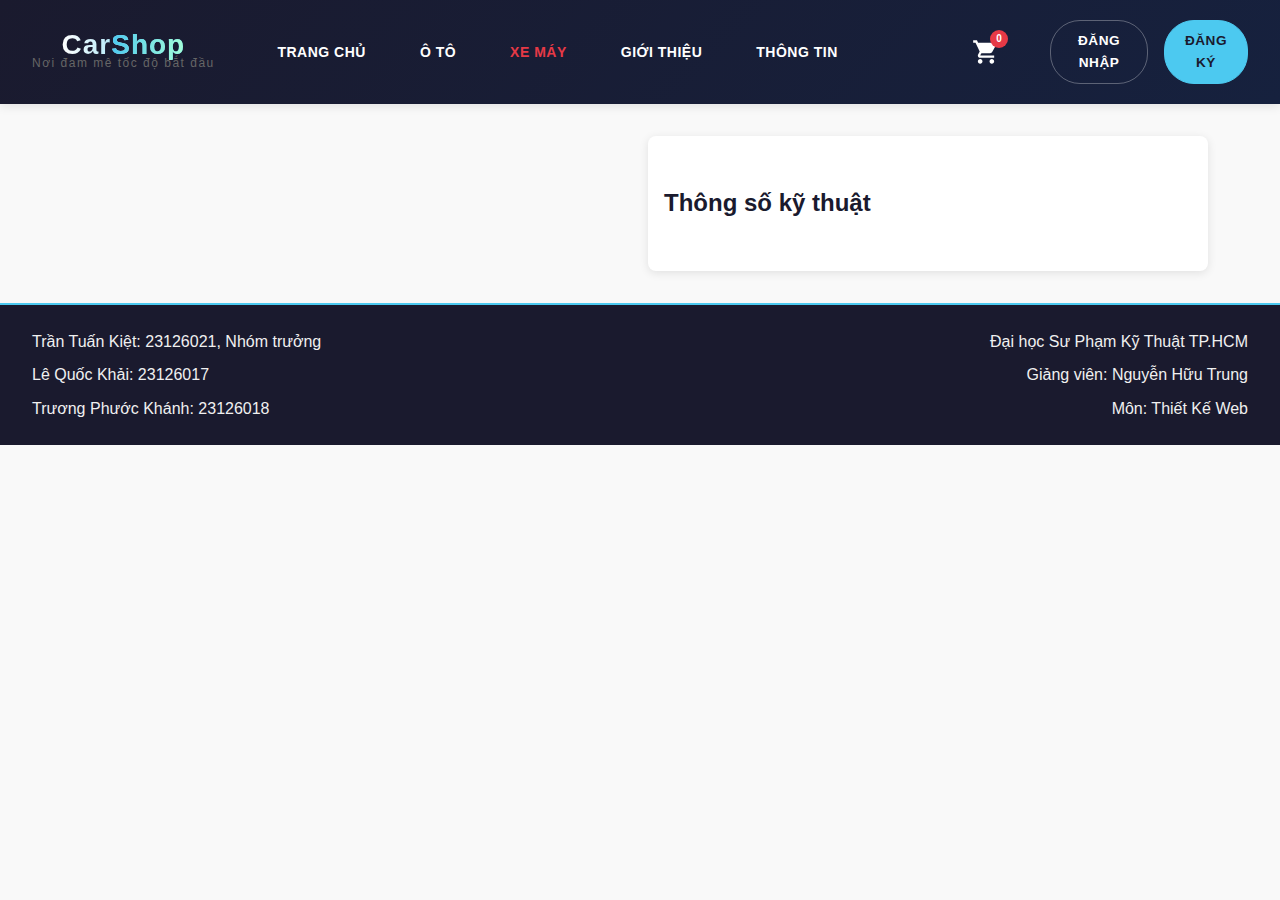
<file: html-subprogram/motor-product.html>
<!DOCTYPE html>
<html lang="vi">
<head>
    <meta charset="UTF-8">
    <meta name="viewport" content="width=device-width, initial-scale=1.0">
    <title>Chi tiết xe máy - CarShop</title>
    <link rel="stylesheet" href="../css/product-style.css">
    <link rel="stylesheet" href="../css/index-style.css">
</head>
<body>
    <header>
        
        <div class="header-container">
            <!--Logo-->
            <div class="logo-container">
                <div class="logo">Car<span>Shop</span></div>
                <div class="tagline">Nơi đam mê tốc độ bắt đầu</div>
            </div>
        </div>
                    <!--Logo-->
                    <div style="justify-content: center;">
                        <nav class="main-nav">
                            <ul>
                                <li><a href="index-center.html">TRANG CHỦ</a></li>
                                <li><a href="index-product.html">Ô TÔ</a></li>
                                <li><a href="index-motor.html"  class="active"2552
                                    >XE MÁY</a></li>
                                    <li><a href="intro.html">GIỚI THIỆU</a></li>
                                <li><a href="profile.html">THÔNG TIN</a></li>
                            </ul>
                        </nav>
                    </div>
                        <!--Logo-->
                   <div style="justify-content: right;"></div>
                            
                        </div>

                  </div>
                  <div class="auth-buttons">
                    <span id="welcome-msg"></span>
                    <a href="cart.html" class="cart-icon">
                        <span class="cart-badge" id="cart-count">0</span>
                        <svg class="cart-svg" viewBox="0 0 24 24" width="28" height="28">
                            <path fill="currentColor" d="M7 18c-1.1 0-1.99.9-1.99 2S5.9 22 7 22s2-.9 2-2-.9-2-2-2zM1 2v2h2l3.6 7.59-1.35 2.45c-.16.28-.25.61-.25.96 0 1.1.9 2 2 2h12v-2H7.42c-.14 0-.25-.11-.25-.25l.03-.12.9-1.63h7.45c.75 0 1.41-.41 1.75-1.03l3.58-6.49c.08-.14.12-.31.12-.48 0-.55-.45-1-1-1H5.21l-.94-2H1zm16 16c-1.1 0-1.99.9-1.99 2s.89 2 1.99 2 2-.9 2-2-.9-2-2-2z"/>
                        </svg>
                    </a>
                    &thinsp;
                    <a href="login.html" class="btn login-btn" id="login-btn">ĐĂNG NHẬP</a>
                    <a href="signup.html" class="btn signup-btn" id="signup-btn">ĐĂNG KÝ</a>
                    <a href="#" class="btn logout-btn" id="logout-btn" style="display: none;">ĐĂNG XUẤT</a>
                </div>
    </header>

    <main class="product-container">
        <div class="product-gallery" id="product-gallery">
            <!-- Hình ảnh sẽ được thêm bằng JavaScript -->
        </div>
        
        <div class="product-info">
            <h1 id="product-name"></h1>
            <p class="price" id="product-price"></p>
            
            <div class="specs">
                <h2>Thông số kỹ thuật</h2>
                <ul id="product-specs">
                    <!-- Thông số sẽ được thêm bằng JavaScript -->
                </ul>
            </div>
        </div>
    </main>

    <footer>
        <div class="footer-left">
            <p>Trần Tuấn Kiệt: 23126021, Nhóm trưởng</p>
            <p>Lê Quốc Khải: 23126017</p>
            <p>Trương Phước Khánh: 23126018</p>
        </div>
        <div class="footer-right">
            <p>Đại học Sư Phạm Kỹ Thuật TP.HCM</p>
            <p>Giảng viên: Nguyễn Hữu Trung</p>
            <p>Môn: Thiết Kế Web</p>
        </div>
    </footer>
    <script src="../javascript/motor.js"></script>
    <script src="../javascript/cart-js.js"></script>
    <script src="../javascript/motor-product.js"></script>
    <script src="../javascript/auth.js"></script>
</body>
</html>
</file>
<file: css/cart-style.css>
/* cart-style.css */
.cart-container {
    max-width: 1200px;
    margin: 2rem auto;
    padding: 0 2rem;
    display: flex;
    gap: 2rem;
}

.cart-items {
    flex: 2;
}

.cart-summary {
    flex: 1;
    background-color: white;
    padding: 1.5rem;
    border-radius: 8px;
    box-shadow: 0 2px 10px rgba(0, 0, 0, 0.1);
    height: fit-content;
}

.cart-item {
    display: flex;
    gap: 1.5rem;
    background-color: white;
    padding: 1.5rem;
    border-radius: 8px;
    box-shadow: 0 2px 10px rgba(0, 0, 0, 0.1);
    margin-bottom: 1rem;
    align-items: center;
}

.cart-item img {
    width: 120px;
    height: 80px;
    object-fit: contain;
}

.cart-item-info {
    flex: 1;
}

.cart-item-info .price {
    font-weight: bold;
    color: #e63946;
    margin: 0.5rem 0;
}

.quantity-control {
    display: flex;
    align-items: center;
    gap: 0.5rem;
    margin-top: 0.5rem;
}

.qty-btn {
    width: 30px;
    height: 30px;
    background-color: #f0f0f0;
    border: none;
    border-radius: 4px;
    cursor: pointer;
    font-size: 1rem;
    display: flex;
    align-items: center;
    justify-content: center;
}

.qty-btn:hover {
    background-color: #e0e0e0;
}

.quantity-control input {
    width: 50px;
    height: 30px;
    text-align: center;
    border: 1px solid #ddd;
    border-radius: 4px;
}

.remove-btn {
    background-color: #f8f8f8;
    border: 1px solid #ddd;
    padding: 0.5rem 1rem;
    border-radius: 4px;
    cursor: pointer;
    color: #e63946;
}

.remove-btn:hover {
    background-color: #f0f0f0;
}

.summary-details {
    margin: 1.5rem 0;
    border-top: 1px solid #eee;
    border-bottom: 1px solid #eee;
    padding: 1rem 0;
}

.summary-details p {
    display: flex;
    justify-content: space-between;
    margin: 0.5rem 0;
}

.total {
    font-size: 1.2rem;
    font-weight: bold;
    margin-top: 1rem;
}

#checkout-btn {
    width: 100%;
    padding: 1rem;
    background-color: #1a1a2e;
    color: white;
    border: none;
    border-radius: 5px;
    font-size: 1rem;
    font-weight: bold;
    cursor: pointer;
    transition: background-color 0.3s;
}

#checkout-btn:hover {
    background-color: #4cc9f0;
}

.empty-cart {
    text-align: center;
    padding: 3rem;
    background-color: white;
    border-radius: 8px;
    box-shadow: 0 2px 10px rgba(0, 0, 0, 0.1);
}

.empty-cart p {
    font-size: 1.2rem;
    margin-bottom: 1.5rem;
}

.empty-cart a {
    padding: 0.8rem 1.5rem;
    background-color: #1a1a2e;
    color: white;
    text-decoration: none;
    border-radius: 5px;
    font-weight: bold;
    transition: background-color 0.3s;
}

.empty-cart a:hover {
    background-color: #4cc9f0;
}

.product-not-found {
    text-align: center;
    padding: 3rem;
    background-color: white;
    border-radius: 8px;
    box-shadow: 0 2px 10px rgba(0, 0, 0, 0.1);
    width: 100%;
}

.product-not-found h2 {
    margin-bottom: 1.5rem;
    color: #e63946;
}

.product-not-found a {
    padding: 0.8rem 1.5rem;
    background-color: #1a1a2e;
    color: white;
    text-decoration: none;
    border-radius: 5px;
    font-weight: bold;
    transition: background-color 0.3s;
}

.product-not-found a:hover {
    background-color: #4cc9f0;
}

@media (max-width: 10000px) {
    .cart-container {
        flex-direction: column;
    }
    
    .cart-summary {
        margin-top: 2rem;
    }
    
    .cart-item {
        flex-direction: column;
        text-align: center;
    }
    
    .cart-item-info {
        width: 100%;
    }
    
    .quantity-control {
        justify-content: center;
    }
}
</file>
<file: css/product-style.css>
* {
    margin: 0;
    padding: 0;
    box-sizing: border-box;
    font-family: 'Arial', sans-serif;
}

body {
    background-color: #f5f5f5;
    color: #333;
}

header {
    background-color: #1a1a2e;
    color: white;
    padding: 1rem 2rem;
    display: flex;
    justify-content: space-between;
    align-items: center;
    box-shadow: 0 2px 10px rgba(0, 0, 0, 0.1);
}

/* ... (giữ nguyên phần header, footer giống index-style.css) ... */

.product-container {
    display: flex;
    max-width: 1200px;
    margin: 2rem auto;
    padding: 0 2rem;
    gap: 3rem;
}

.product-gallery {
    flex: 1;
    display: flex;
    flex-direction: column;
    gap: 1rem;
}

.main-image {
    width: 100%;
    height: 400px;
    object-fit: contain;
    background-color: white;
    border-radius: 8px;
    padding: 1rem;
    box-shadow: 0 2px 10px rgba(0, 0, 0, 0.1);
}

.thumbnail-container {
    display: flex;
    gap: 1rem;
}

.thumbnail {
    width: 80px;
    height: 80px;
    object-fit: cover;
    border-radius: 4px;
    cursor: pointer;
    transition: transform 0.3s;
}

.thumbnail:hover {
    transform: scale(1.05);
}

.product-info {
    flex: 1;
    background-color: white;
    padding: 2rem;
    border-radius: 8px;
    box-shadow: 0 2px 10px rgba(0, 0, 0, 0.1);
}

.product-info h1 {
    font-size: 2rem;
    color: #1a1a2e;
    margin-bottom: 1rem;
}

.price {
    font-size: 1.8rem;
    font-weight: bold;
    color: #e63946;
    margin-bottom: 2rem;
}

.specs {
    margin-bottom: 2rem;
}

.specs h2 {
    font-size: 1.5rem;
    color: #1a1a2e;
    margin-bottom: 1rem;
}

.specs ul {
    list-style: none;
}

.specs li {
    padding: 0.8rem 0;
    border-bottom: 1px solid #eee;
    display: flex;
    justify-content: space-between;
}

.specs li span:first-child {
    font-weight: bold;
    color: #555;
}

.specs li span:last-child {
    color: #333;
}

.buy-btn {
    width: 100%;
    padding: 1rem;
    background-color: #1a1a2e;
    color: white;
    border: none;
    border-radius: 5px;
    font-size: 1.2rem;
    font-weight: bold;
    cursor: pointer;
    transition: background-color 0.3s;
}

.buy-btn:hover {
    background-color: #4cc9f0;
}

@media (max-width: 768px) {
    .product-container {
        flex-direction: column;
    }
    
    .main-image {
        height: 300px;
    }
}
</file>
<file: css/index-style.css>
/* Reset and Base Styles */
* {
    margin: 0;
    padding: 0;
    box-sizing: border-box;
    font-family: 'Roboto', sans-serif;
}

body {
    background-color: #f5f5f5;
    color: #333;
    line-height: 1.6;
    font-size: 16px;
}

/* Header Styles */
header {
    background: linear-gradient(135deg, #1a1a2e 0%, #16213e 100%);
    color: white;
    padding: 1rem;
    position: sticky;
    top: 0;
    z-index: 1000;
    box-shadow: 0 2px 5px rgba(0, 0, 0, 0.1);
}

.header-container {
    display: flex;
    flex-direction: column;
    align-items: center;
    gap: 1rem;
}

.logo-container {
    display: flex;
    flex-direction: column;
    align-items: center;
}

.logo {
    font-size: 1.8rem;
    font-weight: 800;
    letter-spacing: 1px;
    background: linear-gradient(to right, #ffffff 0%, #4cc9f0 100%);
    -webkit-background-clip: text;
    -webkit-text-fill-color: transparent;
    line-height: 1;
    text-align: center;
}

.logo span {
    background: linear-gradient(to right, #4cc9f0 0%, #a5ffd6 100%);
    -webkit-background-clip: text;
    -webkit-text-fill-color: transparent;
}

.tagline {
    font-size: 0.7rem;
    color: rgba(255, 255, 255, 0.7);
    margin-top: 0.2rem;
    letter-spacing: 1px;
    text-align: center;
}

/* Mobile Navigation */
.mobile-menu-btn {
    display: block;
    background: none;
    border: none;
    color: white;
    font-size: 1.5rem;
    cursor: pointer;
    position: absolute;
    top: 1rem;
    right: 1rem;
}

.main-nav {
    width: 100%;
    max-height: 0;
    overflow: hidden;
    transition: max-height 0.3s ease-out;
}

.main-nav.active {
    max-height: 500px;
}

.main-nav ul {
    display: flex;
    flex-direction: column;
    gap: 0.5rem;
    list-style: none;
    padding: 1rem 0;
}

.main-nav a {
    color: white;
    text-decoration: none;
    font-weight: 500;
    font-size: 0.95rem;
    padding: 0.5rem 1rem;
    display: block;
    transition: all 0.3s ease;
    border-radius: 4px;
}

.main-nav a:hover {
    color: #4cc9f0;
    background: rgba(255, 255, 255, 0.1);
}

.main-nav a.active {
    color: #4cc9f0;
    font-weight: 600;
}

.header-actions {
    display: flex;
    flex-direction: column;
    align-items: center;
    gap: 1rem;
    width: 100%;
}

.search-box {
    display: flex;
    align-items: center;
    background: rgba(255, 255, 255, 0.1);
    border-radius: 30px;
    padding: 0.5rem 1rem;
    width: 100%;
    max-width: 300px;
}

.search-box input {
    background: transparent;
    border: none;
    color: white;
    padding: 0.4rem;
    width: 100%;
    outline: none;
}

.search-box input::placeholder {
    color: rgba(255, 255, 255, 0.6);
}

.search-box button {
    background: transparent;
    border: none;
    color: white;
    cursor: pointer;
    padding: 0;
}

.cart-icon {
    position: relative;
    display: flex;
    align-items: center;
}

.cart-icon img {
    width: 24px;
    height: 24px;
    filter: invert(1);
}

.cart-badge {
    position: absolute;
    top: -8px;
    right: -8px;
    background: #e63946;
    color: white;
    border-radius: 50%;
    width: 18px;
    height: 18px;
    display: flex;
    align-items: center;
    justify-content: center;
    font-size: 0.7rem;
    font-weight: bold;
}

.auth-buttons {
    display: flex;
    flex-direction: column;
    gap: 0.5rem;
    width: 100%;
    max-width: 300px;
}

.btn {
    padding: 0.6rem;
    border-radius: 30px;
    font-weight: 600;
    font-size: 0.85rem;
    text-align: center;
    text-decoration: none;
    transition: all 0.3s ease;
    width: 100%;
}

.login-btn {
    background: transparent;
    color: white;
    border: 1px solid rgba(255, 255, 255, 0.3);
}

.login-btn:hover {
    background: rgba(255, 255, 255, 0.1);
    border-color: rgba(255, 255, 255, 0.5);
}

.signup-btn {
    background: #4cc9f0;
    color: #1a1a2e;
    border: 1px solid #4cc9f0;
}

.signup-btn:hover {
    background: #3ab7e0;
}

.logout-btn {
    background: #e63946;
    color: white;
    border: 1px solid #e63946;
}

.logout-btn:hover {
    background: #d32f2f;
}

#welcome-msg {
    font-size: 0.85rem;
    color: rgba(255, 255, 255, 0.8);
    text-align: center;
    margin-bottom: 0.5rem;
}

/* Main Content */
.container {
    padding: 1rem;
}

/* Hero Section */
.hero-banner {
    position: relative;
    height: 60vh;
    background: linear-gradient(rgba(0,0,0,0.7), rgba(0,0,0,0.7)), 
                url('images/hero-bg-mobile.jpg') center/cover;
    color: white;
    display: flex;
    align-items: center;
    text-align: center;
    padding: 1rem;
}

.hero-content h1 {
    font-size: 2rem;
    margin-bottom: 1rem;
}

.hero-content p {
    font-size: 1rem;
    margin-bottom: 1.5rem;
}

.cta-group {
    display: flex;
    flex-direction: column;
    gap: 0.8rem;
}

.cta-button {
    padding: 0.8rem;
    border-radius: 30px;
    font-weight: 600;
    transition: all 0.3s ease;
    text-align: center;
}

.cta-button.primary {
    background: #ff4d30;
    border: 2px solid #ff4d30;
    color: white;
}

.cta-button.secondary {
    background: transparent;
    border: 2px solid #fff;
    color: white;
}

/* Product Grid */
.products-grid {
    display: grid;
    grid-template-columns: 1fr;
    gap: 1.5rem;
    padding: 1rem 0;
}

.product-card {
    background: white;
    border-radius: 8px;
    overflow: hidden;
    box-shadow: 0 2px 8px rgba(0,0,0,0.1);
    transition: transform 0.3s;
}

.product-card:hover {
    transform: translateY(-5px);
}

.product-image {
    width: 100%;
    height: 180px;
    object-fit: cover;
}

.product-info {
    padding: 1rem;
}

.product-name {
    font-size: 1.1rem;
    margin-bottom: 0.5rem;
    color: #1a1a2e;
}

.product-price {
    font-size: 1rem;
    font-weight: bold;
    color: #e63946;
    margin-bottom: 0.5rem;
}

.product-details {
    display: flex;
    flex-wrap: wrap;
    gap: 0.5rem;
    margin-bottom: 1rem;
}

.product-detail {
    background: #f0f0f0;
    padding: 0.3rem 0.6rem;
    border-radius: 4px;
    font-size: 0.8rem;
    color: #555;
}

.product-actions {
    display: flex;
    gap: 0.5rem;
}

.view-btn, .add-to-cart-btn {
    padding: 0.5rem 1rem;
    border-radius: 4px;
    font-size: 0.9rem;
    text-align: center;
    transition: all 0.3s;
}

.view-btn {
    background: #1a1a2e;
    color: white;
}

.view-btn:hover {
    background: #4cc9f0;
}

.add-to-cart-btn {
    background: #4cc9f0;
    color: white;
}

.add-to-cart-btn:hover {
    background: #1a1a2e;
}

/* Filters */
.filters {
    background: white;
    padding: 1rem;
    margin: 1rem 0;
    border-radius: 8px;
    box-shadow: 0 2px 5px rgba(0,0,0,0.1);
}

.filter-group {
    margin-bottom: 1rem;
}

.filter-group h3 {
    margin-bottom: 0.5rem;
    font-size: 1rem;
    color: #555;
}

.filter-options {
    display: flex;
    flex-wrap: wrap;
    gap: 0.5rem;
}

.filter-btn {
    padding: 0.5rem 1rem;
    background: #f0f0f0;
    border: none;
    border-radius: 20px;
    cursor: pointer;
    transition: all 0.3s;
    font-size: 0.8rem;
}

.filter-btn:hover {
    background: #e0e0e0;
}

.filter-btn.active {
    background: #1a1a2e;
    color: white;
}

/* Footer */
footer {
    background: #1a1a2e;
    color: white;
    padding: 2rem 1rem;
    margin-top: 2rem;
    border-top: 2px solid #4cc9f0;
}

.footer-grid {
    display: grid;
    grid-template-columns: 1fr;
    gap: 2rem;
}

.footer-col {
    margin-bottom: 1.5rem;
}

.footer-col h4 {
    font-size: 1.2rem;
    margin-bottom: 1rem;
    padding-bottom: 0.5rem;
    border-bottom: 2px solid #4cc9f0;
}

.footer-col ul {
    list-style: none;
}

.footer-col ul li {
    margin-bottom: 0.5rem;
}

.footer-col ul li a {
    color: #aaa;
    text-decoration: none;
    transition: color 0.3s;
}

.footer-col ul li a:hover {
    color: #4cc9f0;
}

.newsletter-form {
    display: flex;
    margin-top: 1rem;
}

.newsletter-form input {
    flex: 1;
    padding: 0.8rem;
    border: none;
    border-radius: 4px 0 0 4px;
}

.newsletter-form button {
    padding: 0 1rem;
    background: #4cc9f0;
    color: white;
    border: none;
    border-radius: 0 4px 4px 0;
    cursor: pointer;
}

.footer-bottom {
    text-align: center;
    padding-top: 1.5rem;
    margin-top: 1.5rem;
    border-top: 1px solid rgba(255,255,255,0.1);
    font-size: 0.9rem;
    color: #aaa;
}

/* Responsive Adjustments */
@media (min-width: 480px) {
    .products-grid {
        grid-template-columns: repeat(2, 1fr);
    }
    
    .auth-buttons {
        flex-direction: row;
        justify-content: center;
    }
    
    .btn {
        width: auto;
        padding: 0.6rem 1rem;
    }
}

@media (min-width: 768px) {
    .header-container {
        flex-direction: row;
        justify-content: space-between;
        align-items: center;
    }
    
    .mobile-menu-btn {
        display: none;
    }
    
    .main-nav {
        max-height: none;
        width: auto;
    }
    
    .main-nav ul {
        flex-direction: row;
        padding: 0;
    }
    
    .main-nav a {
        padding: 0.5rem;
    }
    
    .header-actions {
        flex-direction: row;
        width: auto;
        justify-content: flex-end;
    }
    
    .search-box {
        width: 200px;
    }
    
    .products-grid {
        grid-template-columns: repeat(3, 1fr);
    }
    
    .footer-grid {
        grid-template-columns: repeat(2, 1fr);
    }
    
    .cta-group {
        flex-direction: row;
        justify-content: center;
    }
}

@media (min-width: 992px) {
    .products-grid {
        grid-template-columns: repeat(4, 1fr);
    }
    
    .footer-grid {
        grid-template-columns: repeat(4, 1fr);
    }
}


/*Thêm lần 1*/
/* Header Styles */
header {
    background: linear-gradient(135deg, #1a1a2e 0%, #16213e 100%);
    color: white;
    padding: 0;
    box-shadow: 0 4px 12px rgba(0, 0, 0, 0.1);
    position: sticky;
    top: 0;
    z-index: 1000;
}

.header-container {
    max-width: 1400px;
    padding: 0.8rem 2rem;
    display: flex;
    justify-content: space-between;
    align-items: center;
    flex-wrap: wrap;
    gap: 1.5rem;
}

.logo-container {
    display: flex;
    flex-direction: column;
}

.logo {
    font-size: 2rem;
    font-weight: 800;
    letter-spacing: 1px;
    background: linear-gradient(to right, #ffffff 0%, #4cc9f0 100%);
    -webkit-background-clip: text;
    -webkit-text-fill-color: transparent;
    line-height: 1;
}

.logo span {
    background: linear-gradient(to right, #4cc9f0 0%, #a5ffd6 100%);
    -webkit-background-clip: text;
    -webkit-text-fill-color: transparent;
}

.tagline {
    font-size: 0.7rem;
    color: rgba(255, 255, 255, 0.7);
    margin-top: 0.2rem;
    letter-spacing: 1.5px;
}

.main-nav ul {
    display: flex;
    gap: 1.5rem;
    list-style: none;
}

.main-nav a {
    color: white;
    text-decoration: none;
    font-weight: 500;
    font-size: 0.95rem;
    letter-spacing: 0.5px;
    padding: 0.5rem 0;
    position: relative;
    transition: all 0.3s ease;
}

.main-nav a:hover {
    color: #4cc9f0;
}

.main-nav a.active {
    color: #4cc9f0;
    font-weight: 600;
}

.main-nav a.active:after,
.main-nav a:hover:after {
    content: '';
    position: absolute;
    bottom: 0;
    left: 0;
    width: 100%;
    height: 2px;
    background: #4cc9f0;
    transform: scaleX(1);
}

.header-actions {
    display: flex;
    align-items: center;
    gap: 1.5rem;
}

.search-box {
    display: flex;
    align-items: center;
    background: rgba(255, 255, 255, 0.1);
    border-radius: 30px;
    padding: 0.3rem 0.8rem;
    transition: all 0.3s;
}

.search-box:hover {
    background: rgba(255, 255, 255, 0.15);
}

.search-box input {
    background: transparent;
    border: none;
    color: white;
    padding: 0.4rem;
    width: 180px;
    outline: none;
}

.search-box input::placeholder {
    color: rgba(255, 255, 255, 0.6);
}

.search-box button {
    background: transparent;
    border: none;
    color: white;
    cursor: pointer;
    padding: 0;
}

.cart-icon {
    position: relative;
    display: flex;
    align-items: center;
}

.cart-icon img {
    width: 28px;
    height: 28px;
    filter: invert(1);
    transition: transform 0.3s;
}

.cart-icon:hover img {
    transform: scale(1.1);
}

.cart-badge {
    position: absolute;
    top: -8px;
    right: -8px;
    background: #e63946;
    color: white;
    border-radius: 50%;
    width: 20px;
    height: 20px;
    display: flex;
    align-items: center;
    justify-content: center;
    font-size: 0.7rem;
    font-weight: bold;
}

.auth-buttons {
    display: flex;
    align-items: center;
    gap: 0.8rem;
}

.btn {
    padding: 0.6rem 1.2rem;
    border-radius: 30px;
    font-weight: 600;
    font-size: 0.85rem;
    letter-spacing: 0.5px;
    text-decoration: none;
    transition: all 0.3s ease;
}

.login-btn {
    background: transparent;
    color: white;
    border: 1px solid rgba(255, 255, 255, 0.3);
}

.login-btn:hover {
    background: rgba(255, 255, 255, 0.1);
    border-color: rgba(255, 255, 255, 0.5);
}

.signup-btn {
    background: #4cc9f0;
    color: #1a1a2e;
    border: 1px solid #4cc9f0;
}

.signup-btn:hover {
    background: #3ab7e0;
    transform: translateY(-2px);
    box-shadow: 0 4px 8px rgba(0, 0, 0, 0.1);
}

.logout-btn {
    background: #e63946;
    color: white;
    border: 1px solid #e63946;
}

.logout-btn:hover {
    background: #d32f2f;
    transform: translateY(-2px);
}

#welcome-msg {
    font-size: 0.85rem;
    color: rgba(255, 255, 255, 0.8);
    margin-right: 0.5rem;
    font-weight: 500;
}

/* Responsive Header */
@media (max-width: 1024px) {
    .header-container {
        padding: 0.8rem 1.5rem;
        gap: 1rem;
    }
    
    .search-box input {
        width: 120px;
    }
}

@media (max-width: 768px) {
    .header-container {
        flex-direction: column;
        padding: 1rem;
    }
    
    .main-nav ul {
        gap: 1rem;
        flex-wrap: wrap;
        justify-content: center;
    }
    
    .header-actions {
        width: 100%;
        justify-content: center;
        flex-wrap: wrap;
    }
    
    .search-box {
        order: 1;
        width: 100%;
        max-width: 300px;
        margin: 0.5rem 0;
    }
    
    .search-box input {
        width: 100%;
    }
}

@media (max-width: 480px) {
    .logo {
        font-size: 1.8rem;
    }
    
    .auth-buttons {
        gap: 0.5rem;
    }
    
    .btn {
        padding: 0.5rem 0.8rem;
        font-size: 0.8rem;
    }
}
/*##########################################################*/

* {
    margin: 0;
    padding: 0;
    box-sizing: border-box;
    font-family: 'Arial', sans-serif;
}

body {
    background-color: #f5f5f5;
    color: #333;
}

header {
    background-color: #1a1a2e;
    color: white;
    padding: 1rem 2rem;
    display: flex;
    justify-content: space-between;
    align-items: center;
    box-shadow: 0 2px 10px rgba(0, 0, 0, 0.1);
}

.logo {
    font-size: 1.8rem;
    font-weight: bold;
}

.logo span {
    color: #4cc9f0;
}

nav ul {
    display: flex;
    list-style: none;
}

nav ul li {
    margin-left: 1.5rem;
}

nav ul li a {
    color: white;
    text-decoration: none;
    transition: color 0.3s;
}

nav ul li a:hover {
    color: #4cc9f0;
}

.auth-buttons {
    display: flex;
    gap: 1rem;
}

.auth-btn {
    padding: 0.6rem 1.2rem;
    background-color: #4cc9f0;
    color: white;
    text-decoration: none;
    border-radius: 4px;
    transition: background-color 0.3s, transform 0.3s;
    font-weight: bold;
}

.auth-btn:hover {
    background-color: #1a1a2e;
    transform: translateY(-2px);
}

.auth-btn:active {
    transform: translateY(0);
}

.auth-btn:first-child {
    background-color: #e63946;
}

.auth-btn:first-child:hover {
    background-color: #d32f2f;
}

.filters {
    background-color: white;
    padding: 1.5rem 2rem;
    margin: 1rem 2rem;
    border-radius: 8px;
    box-shadow: 0 2px 5px rgba(0, 0, 0, 0.1);
}

.filter-group {
    margin-bottom: 1rem;
}

.filter-group h3 {
    margin-bottom: 0.5rem;
    font-size: 1rem;
    color: #555;
}

.filter-options {
    display: flex;
    flex-wrap: wrap;
    gap: 0.5rem;
}

.filter-btn {
    padding: 0.5rem 1rem;
    background-color: #f0f0f0;
    border: none;
    border-radius: 20px;
    cursor: pointer;
    transition: all 0.3s;
}

.filter-btn:hover {
    background-color: #e0e0e0;
}

.filter-btn.active {
    background-color: #1a1a2e;
    color: white;
}

.cars-container {
    display: grid;
    grid-template-columns: repeat(auto-fill, minmax(300px, 1fr));
    gap: 2rem;
    padding: 1rem 2rem;
}

.car-card {
    background-color: white;
    border-radius: 8px;
    overflow: hidden;
    box-shadow: 0 2px 10px rgba(0, 0, 0, 0.1);
    transition: transform 0.3s, box-shadow 0.3s;
}

.car-card:hover {
    transform: translateY(-5px);
    box-shadow: 0 5px 15px rgba(0, 0, 0, 0.2);
}

.car-image {
    width: 100%;
    height: 200px;
    object-fit: contain;
}

.car-info {
    padding: 1.5rem;
}

.car-name {
    font-size: 1.2rem;
    margin-bottom: 0.5rem;
    color: #1a1a2e;
}

.car-price {
    font-size: 1.1rem;
    font-weight: bold;
    color: #e63946;
    margin-bottom: 0.5rem;
}

.car-details {
    display: flex;
    flex-wrap: wrap;
    gap: 0.5rem;
    margin-bottom: 1rem;
}

.car-detail {
    background-color: #f0f0f0;
    padding: 0.3rem 0.6rem;
    border-radius: 4px;
    font-size: 0.8rem;
    color: #555;
}

.view-btn {
    display: inline-block;
    padding: 0.6rem 1.2rem;
    background-color: #1a1a2e;
    color: white;
    text-decoration: none;
    border-radius: 4px;
    transition: background-color 0.3s;
}

.view-btn:hover {
    background-color: #4cc9f0;
}

footer {
    background-color: #1a1a2e;
    color: white;
    display: flex;
    justify-content: space-between;
    padding: 1.5rem 2rem;
    margin-top: 2rem;
    border-top: 2px solid #4cc9f0;
}

.footer-left, .footer-right {
    display: flex;
    flex-direction: column;
    gap: 0.5rem;
}

.footer-left p, .footer-right p {
    margin: 0;
    color: #f0f0f0;
}

.footer-right {
    text-align: right;
}

@media (max-width: 768px) {
    header {
        flex-direction: column;
        gap: 1rem;
    }
    
    nav ul {
        flex-direction: column;
        align-items: center;
        gap: 0.5rem;
    }
    
    .auth-buttons {
        margin-top: 1rem;
    }
    
    footer {
        flex-direction: column;
        align-items: center;
        text-align: center;
    }
    
    .footer-right {
        text-align: center;
        margin-top: 1rem;
    }
}

/* Thêm vào cuối file */
.welcome-msg {
    color: white;
    margin-right: 1rem;
    align-self: center;
    font-weight: bold;
}

.auth-buttons {
    display: flex;
    align-items: center;
}

@media (max-width: 768px) {
    .auth-buttons {
        flex-direction: column;
        gap: 0.5rem;
    }
    
    .welcome-msg {
        margin-right: 0;
        margin-bottom: 0.5rem;
    }
}
/* Thêm vào index-style.css hoặc tạo file cart-style.css */
.car-actions {
    display: flex;
    gap: 0.5rem;
    margin-top: 1rem;
}

.add-to-cart-btn {
    padding: 0.6rem 1rem;
    background-color: #4cc9f0;
    color: white;
    border: none;
    border-radius: 4px;
    cursor: pointer;
    transition: background-color 0.3s;
}

.add-to-cart-btn:hover {
    background-color: #1a1a2e;
}

.product-actions {
    display: flex;
    gap: 1rem;
    margin-top: 2rem;
}

.buy-now-btn, .add-to-cart-btn {
    flex: 1;
    padding: 1rem;
    border: none;
    border-radius: 5px;
    font-size: 1rem;
    font-weight: bold;
    cursor: pointer;
    transition: background-color 0.3s;
}

.buy-now-btn {
    background-color: #e63946;
    color: white;
}

.buy-now-btn:hover {
    background-color: #d32f2f;
}

.add-to-cart-btn {
    background-color: #1a1a2e;
    color: white;
}

.add-to-cart-btn:hover {
    background-color: #4cc9f0;
}

/* Hiển thị số lượng sản phẩm trong giỏ hàng */
.cart-count {
    display: none;
    align-items: center;
    justify-content: center;
    position: absolute;
    top: -8px;
    right: -8px;
    background-color: #e63946;
    color: white;
    border-radius: 50%;
    width: 20px;
    height: 20px;
    font-size: 12px;
    font-weight: bold;
}
/*@@@@@@@@@@@@@@@@@@@@@@@@@@@@@@@@@@@@@@@@@@@@@@@@@@@*/
/* Thêm vào cuối file index-style.css */

/* Motorcycle specific styles */
.motors-container {
    display: grid;
    grid-template-columns: repeat(auto-fill, minmax(300px, 1fr));
    gap: 2rem;
    padding: 1rem 2rem;
}

.motor-card {
    background-color: white;
    border-radius: 8px;
    overflow: hidden;
    box-shadow: 0 2px 10px rgba(0, 0, 0, 0.1);
    transition: transform 0.3s, box-shadow 0.3s;
}

.motor-card:hover {
    transform: translateY(-5px);
    box-shadow: 0 5px 15px rgba(0, 0, 0, 0.2);
}

.motor-image {
    width: 100%;
    height: 200px;
    object-fit: contain;
    background-color: #f5f5f5;
}

.motor-info {
    padding: 1.5rem;
}

.motor-name {
    font-size: 1.2rem;
    margin-bottom: 0.5rem;
    color: #1a1a2e;
}

.motor-price {
    font-size: 1.1rem;
    font-weight: bold;
    color: #e63946;
    margin-bottom: 0.5rem;
}

.motor-details {
    display: flex;
    flex-wrap: wrap;
    gap: 0.5rem;
    margin-bottom: 1rem;
}

.motor-detail {
    background-color: #f0f0f0;
    padding: 0.3rem 0.6rem;
    border-radius: 4px;
    font-size: 0.8rem;
    color: #555;
}
.motor-card {
    display: flex;
    flex-direction: column;
    justify-content: space-between;
}

.motor-info {
    display: flex;
    flex-direction: column;
    height: 100%;
}

.motor-actions {
    margin-top: auto;
    display: flex;
    justify-content: flex-start;
}
/* Custom styles for intro page */
.intro-container {
    max-width: 1200px;
    margin: 2rem auto;
    padding: 0 1rem;
}

.intro-header {
    text-align: center;
    margin-bottom: 3rem;
}

.intro-header h1 {
    font-size: 2.5rem;
    color: #4361ee;
    margin-bottom: 1rem;
}

.intro-header p {
    font-size: 1.1rem;
    color: #666;
    max-width: 800px;
    margin: 0 auto;
    line-height: 1.6;
}

.team-section {
    margin-bottom: 4rem;
}

.team-section h2 {
    text-align: center;
    font-size: 2rem;
    color: #333;
    margin-bottom: 2rem;
    position: relative;
}

.team-section h2::after {
    content: '';
    display: block;
    width: 80px;
    height: 4px;
    background: #4361ee;
    margin: 0.5rem auto 0;
    border-radius: 2px;
}

.team-grid {
    display: grid;
    grid-template-columns: repeat(auto-fit, minmax(300px, 1fr));
    gap: 2rem;
}

.team-card {
    background: white;
    border-radius: 10px;
    overflow: hidden;
    box-shadow: 0 5px 15px rgba(0, 0, 0, 0.1);
    transition: transform 0.3s ease, box-shadow 0.3s ease;
}

.team-card:hover {
    transform: translateY(-10px);
    box-shadow: 0 15px 30px rgba(0, 0, 0, 0.15);
}

.team-card.leader {
    border-top: 5px solid #4361ee;
}

.team-card.leader .card-header {
    background: #f0f4ff;
}

.card-header {
    padding: 1.5rem;
    text-align: center;
    background: #f9f9f9;
}

.team-avatar {
    width: 150px;
    height: 150px;
    border-radius: 50%;
    object-fit: cover;
    border: 5px solid white;
    box-shadow: 0 5px 15px rgba(0, 0, 0, 0.1);
    margin: 0 auto 1rem;
    display: block;
}

.card-body {
    padding: 1.5rem;
}

.team-name {
    font-size: 1.3rem;
    color: #333;
    margin-bottom: 0.5rem;
    text-align: center;
}

.team-role {
    color: #4361ee;
    font-weight: 600;
    text-align: center;
    display: block;
    margin-bottom: 1rem;
}

.team-desc {
    color: #666;
    line-height: 1.6;
    text-align: justify;
}


.mission-section {
    background: #f8f9fa;
    padding: 3rem;
    border-radius: 10px;
    margin-bottom: 4rem;
}

.mission-section h2 {
    text-align: center;
    font-size: 2rem;
    color: #333;
    margin-bottom: 2rem;
}

.mission-content {
    max-width: 800px;
    margin: 0 auto;
    color: #555;
    line-height: 1.8;
    text-align: center;
}

@media (max-width: 768px) {
    .team-grid {
        grid-template-columns: 1fr;
    }
    
    .intro-header h1 {
        font-size: 2rem;
    }
    
    .mission-section {
        padding: 2rem 1rem;
    }
}
/* ===== Hero Section ===== */
.hero-banner {
    position: relative;
    height: 80vh;
    background: linear-gradient(rgba(0,0,0,0.7), rgba(0,0,0,0.7)), 
                url('images/hero-bg.jpg') center/cover;
    color: white;
    display: flex;
    align-items: center;
}

.hero-container {
    max-width: 1200px;
    margin: 0 auto;
    padding: 0 20px;
}

.hero-content {
    text-align: center;
    max-width: 800px;
    margin: 0 auto;
}

.hero-content h1 {
    font-size: 3.5rem;
    margin-bottom: 1.5rem;
    line-height: 1.2;
}

.cta-group {
    display: flex;
    gap: 20px;
    justify-content: center;
    margin-top: 2rem;
}

.cta-button {
    padding: 15px 40px;
    border-radius: 30px;
    font-weight: 600;
    transition: all 0.3s ease;
}

.cta-button.primary {
    background: #ff4d30;
    border: 2px solid #ff4d30;
}

.cta-button.secondary {
    background: transparent;
    border: 2px solid #fff;
}

.cta-button:hover {
    transform: translateY(-3px);
    box-shadow: 0 10px 20px rgba(0,0,0,0.2);
}

/* ===== About Section ===== */
.section-header {
    text-align: center;
    margin-bottom: 4rem;
}

.section-divider {
    width: 60px;
    height: 3px;
    background: #ff4d30;
    margin: 1rem auto;
}

.about-grid {
    display: grid;
    grid-template-columns: 1fr 1fr;
    gap: 4rem;
    align-items: center;
    padding: 4rem 0;
}

.feature-list li {
    margin: 1rem 0;
    display: flex;
    align-items: center;
    gap: 10px;
    font-size: 1.1rem;
}

.stats-container {
    display: grid;
    grid-template-columns: repeat(3, 1fr);
    gap: 2rem;
    margin-top: 4rem;
}

.stat-card {
    text-align: center;
    padding: 2rem;
    background: #f8f9fa;
    border-radius: 10px;
    transition: transform 0.3s ease;
}

.stat-card:hover {
    transform: translateY(-10px);
}

/* ===== Services Section ===== */
.services-grid {
    display: grid;
    grid-template-columns: repeat(3, 1fr);
    gap: 2rem;
    padding: 2rem 0;
}

.service-card {
    padding: 2rem;
    text-align: center;
    border-radius: 10px;
    box-shadow: 0 5px 15px rgba(0,0,0,0.1);
    transition: all 0.3s ease;
}

.service-card:hover {
    transform: translateY(-10px);
    box-shadow: 0 10px 30px rgba(0,0,0,0.15);
}

.service-icon {
    font-size: 2.5rem;
    color: #ff4d30;
    margin-bottom: 1rem;
}

.service-link {
    color: #ff4d30;
    text-decoration: none;
    font-weight: 600;
    display: inline-block;
    margin-top: 1rem;
}

/* ===== Contact Section ===== */
.contact-container {
    display: grid;
    grid-template-columns: 1fr 2fr;
    gap: 4rem;
    padding: 4rem 0;
}

.contact-info {
    display: grid;
    gap: 2rem;
}

.info-card {
    padding: 2rem;
    background: #f8f9fa;
    border-radius: 10px;
    text-align: center;
}

.info-card i {
    font-size: 2rem;
    color: #ff4d30;
    margin-bottom: 1rem;
}

.contact-form input,
.contact-form textarea {
    width: 100%;
    padding: 1rem;
    margin-bottom: 1.5rem;
    border: 1px solid #ddd;
    border-radius: 5px;
}

/* Responsive Design */
@media (max-width: 768px) {
    .about-grid,
    .services-grid,
    .contact-container {
        grid-template-columns: 1fr;
    }
    
    .hero-content h1 {
        font-size: 2.5rem;
    }
}
/* Reset và base styles */
* {
    margin: 0;
    padding: 0;
    box-sizing: border-box;
}

body {
    font-family: 'Roboto', sans-serif;
    color: #333;
    line-height: 1.6;
    background-color: #f9f9f9;
}

h1, h2, h3, h4, h5, h6 {
    font-family: 'Montserrat', sans-serif;
    font-weight: 700;
    color: #222;
}

a {
    text-decoration: none;
    color: inherit;
}

.container {
    max-width: 1200px;
    margin: 0 auto;
    padding: 0 15px;
}

.text-center {
    text-align: center;
}

/* Header */
.sticky-header {
    position: sticky;
    top: 0;
    z-index: 1000;
    background-color: #fff;
    box-shadow: 0 2px 10px rgba(0, 0, 0, 0.1);
}

.header-container {
    display: flex;
    justify-content: space-between;
    align-items: center;
    padding: 15px 0;
}

.logo-container {
    text-align: center;
}

.logo {
    font-size: 28px;
    font-weight: 700;
    color: #333;
}

.logo span {
    color: #e63946;
}

.tagline {
    font-size: 12px;
    color: #666;
    margin-top: -5px;
}

.main-nav ul {
    display: flex;
    list-style: none;
}

.main-nav li {
    margin: 0 15px;
}

.main-nav a {
    font-weight: 600;
    font-size: 14px;
    text-transform: uppercase;
    transition: color 0.3s;
    position: relative;
}

.main-nav a:hover, .main-nav a.active {
    color: #e63946;
}

.main-nav a.active:after {
    content: '';
    position: absolute;
    bottom: -5px;
    left: 0;
    width: 100%;
    height: 2px;
    background-color: #e63946;
}

.auth-buttons {
    display: flex;
    align-items: center;
}

.cart-icon {
    position: relative;
    margin-right: 15px;
}

.cart-badge {
    position: absolute;
    top: -8px;
    right: -8px;
    background-color: #e63946;
    color: white;
    border-radius: 50%;
    width: 18px;
    height: 18px;
    display: flex;
    align-items: center;
    justify-content: center;
    font-size: 10px;
}
/* ===== Hero Slider ===== */
.hero-slider {
    position: relative;
    width: 100%;
    height: 80vh;
    overflow: hidden;
}

.slider-container {
    width: 100%;
    height: 100%;
    position: relative;
}

.slide {
    position: absolute;
    width: 100%;
    height: 100%;
    background-size: cover;
    background-position: center;
    opacity: 0;
    transition: opacity 1s ease-in-out;
    display: flex;
    align-items: center;
    justify-content: center;
    text-align: center;
 
    background-blend-mode: overlay;
}

.slide.active {
    opacity: 1;
}

.slide-content {
    max-width: 800px;
    padding: 0 20px;
    animation: fadeInUp 1s ease;
}

.slide-content h1 {
    font-size: 3.5rem;
    margin-bottom: 1rem;
}

.slide-content p {
    font-size: 1.2rem;
    margin-bottom: 2rem;
}

.cta-button {
    display: inline-block;
    padding: 12px 30px;
    background: #4cc9f0;
    color: white;
    border-radius: 30px;
    text-decoration: none;
    font-weight: 600;
    transition: all 0.3s;
    margin: 0 10px;
}

.cta-button:hover {
    transform: translateY(-3px);
    box-shadow: 0 10px 20px rgba(0, 0, 0, 0.2);
}

.cta-button.secondary {
    background: transparent;
    border: 2px solid white;
}

.slider-controls {
    position: absolute;
    bottom: 30px;
    left: 50%;
    transform: translateX(-50%);
    display: flex;
    gap: 15px;
}

.slider-controls button {
    background: rgba(255, 255, 255, 0.3);
    border: none;
    width: 40px;
    height: 40px;
    border-radius: 50%;
    color: white;
    cursor: pointer;
    transition: all 0.3s;
}

.slider-controls button:hover {
    background: rgba(255, 255, 255, 0.5);
}

.slider-dots {
    position: absolute;
    bottom: 20px;
    left: 50%;
    transform: translateX(-50%);
    display: flex;
    gap: 10px;
}

.dot {
    width: 12px;
    height: 12px;
    border-radius: 50%;
    background: rgba(255, 255, 255, 0.5);
    cursor: pointer;
    transition: all 0.3s;
}

.dot.active {
    background: white;
    transform: scale(1.2);
}

/* ===== Benefits Section ===== */
.benefits-section {
    padding: 5rem 0;
    background: white;
}

.benefits-grid {
    display: grid;
    grid-template-columns: repeat(auto-fit, minmax(250px, 1fr));
    gap: 2rem;
    max-width: 1200px;
    margin: 0 auto;
    padding: 0 20px;
}

.benefit-card {
    text-align: center;
    padding: 2rem 1.5rem;
    border-radius: 10px;
    transition: all 0.3s;
    background: #f9f9f9;
}

.benefit-card:hover {
    transform: translateY(-10px);
    box-shadow: 0 15px 30px rgba(0, 0, 0, 0.1);
}

.benefit-icon {
    width: 70px;
    height: 70px;
    background: linear-gradient(135deg, #4cc9f0 0%, #4361ee 100%);
    border-radius: 50%;
    display: flex;
    align-items: center;
    justify-content: center;
    margin: 0 auto 1.5rem;
    color: white;
    font-size: 1.8rem;
}

.benefit-card h3 {
    margin-bottom: 1rem;
    color: #1a1a2e;
}

.benefit-card p {
    color: #666;
    line-height: 1.6;
}

/* ===== Featured Section ===== */
.featured-section {
    padding: 5rem 0;
    background: #f5f5f5;
}

.section-header {
    text-align: center;
    margin-bottom: 3rem;
}

.section-header h2 {
    font-size: 2.5rem;
    color: #1a1a2e;
    margin-bottom: 1rem;
}

.section-header p {
    color: #666;
    max-width: 700px;
    margin: 0 auto;
}

.section-divider {
    width: 80px;
    height: 4px;
    background: linear-gradient(to right, #4cc9f0, #4361ee);
    margin: 1rem auto;
    border-radius: 2px;
}

.featured-tabs {
    display: flex;
    justify-content: center;
    gap: 1rem;
    margin-bottom: 2rem;
}

.tab-btn {
    padding: 0.8rem 1.5rem;
    background: #f0f0f0;
    border: none;
    border-radius: 30px;
    cursor: pointer;
    font-weight: 600;
    transition: all 0.3s;
}

.tab-btn.active {
    background: linear-gradient(to right, #4cc9f0, #4361ee);
    color: white;
}

.featured-grid {
    display: grid;
    grid-template-columns: repeat(auto-fill, minmax(280px, 1fr));
    gap: 2rem;
    max-width: 1200px;
    margin: 0 auto;
    padding: 0 20px;
}

.featured-card {
    background: white;
    border-radius: 10px;
    overflow: hidden;
    box-shadow: 0 5px 15px rgba(0, 0, 0, 0.05);
    transition: all 0.3s;
    position: relative;
}

.featured-card:hover {
    transform: translateY(-10px);
    box-shadow: 0 15px 30px rgba(0, 0, 0, 0.1);
}

.featured-img {
    height: 200px;
    background-size: cover;
    background-position: center;
    position: relative;
}

.featured-overlay {
    position: absolute;
    top: 0;
    left: 0;
    width: 100%;
    height: 100%;
    background: rgba(0, 0, 0, 0.5);
    opacity: 0;
    display: flex;
    flex-direction: column;
    justify-content: center;
    align-items: center;
    gap: 1rem;
    transition: all 0.3s;
}

.featured-card:hover .featured-overlay {
    opacity: 1;
}

.quick-view-btn, .add-to-cart-btn {
    padding: 0.6rem 1.2rem;
    border: none;
    border-radius: 30px;
    font-weight: 600;
    cursor: pointer;
    transition: all 0.3s;
}

.quick-view-btn {
    background: white;
    color: #1a1a2e;
}

.add-to-cart-btn {
    background: #4cc9f0;
    color: white;
}

.featured-info {
    padding: 1.5rem;
}

.featured-info h3 {
    margin-bottom: 0.5rem;
    color: #1a1a2e;
}

.price {
    color: #e63946;
    font-weight: bold;
    font-size: 1.2rem;
}

.view-all-btn {
    display: inline-block;
    margin-top: 3rem;
    padding: 0.8rem 1.8rem;
    background: #1a1a2e;
    color: white;
    border-radius: 30px;
    text-decoration: none;
    font-weight: 600;
    transition: all 0.3s;
}

.view-all-btn:hover {
    background: #4cc9f0;
    transform: translateY(-3px);
}

/* ===== Promo Section ===== */
.promo-section {
    padding: 5rem 0;
    position: relative;
    background-size: cover;
    background-position: center;
    color: white;
}

.promo-overlay {
    position: absolute;
    top: 0;
    left: 0;
    width: 100%;
    height: 100%;
    background: rgba(0, 0, 0, 0.7);
}

.promo-grid {
    display: grid;
    grid-template-columns: repeat(auto-fit, minmax(300px, 1fr));
    gap: 2rem;
    max-width: 1200px;
    margin: 0 auto;
    padding: 0 20px;
    position: relative;
    z-index: 1;
}

.promo-card {
    background: rgba(255, 255, 255, 0.1);
    backdrop-filter: blur(10px);
    border-radius: 10px;
    overflow: hidden;
    transition: all 0.3s;
    border: 1px solid rgba(255, 255, 255, 0.2);
}

.promo-card:hover {
    transform: translateY(-10px);
    box-shadow: 0 15px 30px rgba(0, 0, 0, 0.3);
}

.promo-badge {
    position: absolute;
    top: 20px;
    right: 20px;
    background: #e63946;
    color: white;
    width: 70px;
    height: 70px;
    border-radius: 50%;
    display: flex;
    align-items: center;
    justify-content: center;
    font-size: 1.5rem;
    font-weight: bold;
}

.promo-card img {
    width: 100%;
    height: 200px;
    object-fit: cover;
}

.promo-content {
    padding: 1.5rem;
}

.promo-content h3 {
    margin-bottom: 0.5rem;
    font-size: 2rem;
    color: rgb(255, 0, 0);
}

.promo-content p {
    margin-bottom: 1.5rem;
    opacity: 0.9;
}

.promo-countdown {
    display: flex;
    justify-content: space-between;
    margin-bottom: 1.5rem;
}

.countdown-item {
    text-align: center;
}

.countdown-item span:first-child {
    display: block;
    font-size: 1.5rem;
    font-weight: bold;
    margin-bottom: 0.3rem;
}

.countdown-item span:last-child {
    font-size: 0.8rem;
    opacity: 0.8;
}

.promo-btn {
    display: inline-block;
    padding: 0.8rem 1.5rem;
    background: #4cc9f0;
    color: white;
    border-radius: 30px;
    text-decoration: none;
    font-weight: 600;
    transition: all 0.3s;
}

.promo-btn:hover {
    background: #3ab7e0;
}

.section-header.light h2,
.section-header.light p {
    color: white;
}

.section-header.light .section-divider {
    background: white;
}

/* ===== Services Section ===== */
.services-section {
    padding: 5rem 0;
    background: white;
}

.services-grid {
    display: grid;
    grid-template-columns: repeat(auto-fit, minmax(300px, 1fr));
    gap: 2rem;
    max-width: 1200px;
    margin: 0 auto;
    padding: 0 20px;
}

.service-card {
    background: white;
    border-radius: 10px;
    overflow: hidden;
    box-shadow: 0 5px 15px rgba(0, 0, 0, 0.05);
    transition: all 0.3s;
}

.service-card:hover {
    transform: translateY(-10px);
    box-shadow: 0 15px 30px rgba(0, 0, 0, 0.1);
}

.service-img {
    height: 200px;
    background-size: cover;
    background-position: center;
}

.service-content {
    padding: 1.5rem;
}

.service-content h3 {
    margin-bottom: 1rem;
    color: #1a1a2e;
}

.service-content p {
    color: #666;
    margin-bottom: 1.5rem;
    line-height: 1.6;
}

.service-link {
    color: #4cc9f0;
    font-weight: 600;
    text-decoration: none;
    display: inline-flex;
    align-items: center;
    gap: 0.5rem;
    transition: all 0.3s;
}

.service-link:hover {
    color: #1a1a2e;
}

/* ===== Testimonial Section ===== */
.testimonial-section {
    padding: 5rem 0;
    background: #f5f5f5;
}

.testimonial-slider {
    max-width: 1200px;
    margin: 0 auto;
    padding: 0 20px;
    display: grid;
    grid-template-columns: repeat(auto-fit, minmax(300px, 1fr));
    gap: 2rem;
}

.testimonial-card {
    background: white;
    border-radius: 10px;
    padding: 2rem;
    box-shadow: 0 5px 15px rgba(0, 0, 0, 0.05);
}

.rating {
    color: #ffc107;
    margin-bottom: 1rem;
}

.testimonial-content p {
    font-style: italic;
    color: #555;
    line-height: 1.6;
    margin-bottom: 1.5rem;
}

.customer-info {
    display: flex;
    align-items: center;
    gap: 1rem;
}

.customer-info img {
    width: 60px;
    height: 60px;
    border-radius: 50%;
    object-fit: cover;
}

.customer-info h4 {
    margin-bottom: 0.3rem;
    color: #1a1a2e;
}

.customer-info span {
    color: #666;
    font-size: 0.9rem;
}

/* ===== News Section ===== */
.news-section {
    padding: 5rem 0;
    background: white;
}

.news-grid {
    display: grid;
    grid-template-columns: repeat(auto-fit, minmax(300px, 1fr));
    gap: 2rem;
    max-width: 1200px;
    margin: 0 auto;
    padding: 0 20px;
}

.news-card {
    background: white;
    border-radius: 10px;
    overflow: hidden;
    box-shadow: 0 5px 15px rgba(0, 0, 0, 0.05);
    transition: all 0.3s;
}

.news-card:hover {
    transform: translateY(-10px);
    box-shadow: 0 15px 30px rgba(0, 0, 0, 0.1);
}

.news-img {
    height: 200px;
    background-size: cover;
    background-position: center;
    position: relative;
}

.news-date {
    position: absolute;
    top: 20px;
    right: 20px;
    background: #e63946;
    color: white;
    padding: 0.8rem;
    text-align: center;
    border-radius: 5px;
}

.news-date span:first-child {
    font-size: 1.5rem;
    font-weight: bold;
    display: block;
    line-height: 1;
}

.news-date span:last-child {
    font-size: 0.9rem;
    text-transform: uppercase;
}

.news-content {
    padding: 1.5rem;
}

.news-content h3 {
    margin-bottom: 1rem;
    color: #1a1a2e;
}

.news-content p {
    color: #666;
    margin-bottom: 1.5rem;
    line-height: 1.6;
}

.news-link {
    color: #4cc9f0;
    font-weight: 600;
    text-decoration: none;
    display: inline-flex;
    align-items: center;
    gap: 0.5rem;
    transition: all 0.3s;
}

.news-link:hover {
    color: #1a1a2e;
}

/* ===== Contact Section ===== */
.contact-section {
    padding: 5rem 0;
    position: relative;
    background-size: cover;
    background-position: center;
    color: white;
}

.contact-overlay {
    position: absolute;
    top: 0;
    left: 0;
    width: 100%;
    height: 100%;
    background: rgba(26, 26, 46, 0.9);
}

.contact-container {
    max-width: 1200px;
    margin: 0 auto;
    padding: 0 20px;
    position: relative;
    z-index: 1;
    display: grid;
    grid-template-columns: 1fr 1fr;
    gap: 3rem;
}

.contact-info h2 {
    font-size: 2rem;
    margin-bottom: 1.5rem;
}

.contact-info p {
    margin-bottom: 2rem;
    opacity: 0.9;
    line-height: 1.6;
}

.info-item {
    display: flex;
    align-items: center;
    gap: 1rem;
    margin-bottom: 1.5rem;
}

.info-item i {
    font-size: 1.5rem;
    color: #4cc9f0;
}

.info-item h4 {
    margin-bottom: 0.3rem;
}

.social-links {
    display: flex;
    gap: 1rem;
    margin-top: 2rem;
}

.social-links a {
    display: flex;
    align-items: center;
    justify-content: center;
    width: 40px;
    height: 40px;
    background: rgba(255, 255, 255, 0.1);
    border-radius: 50%;
    color: white;
    transition: all 0.3s;
}

.social-links a:hover {
    background: #4cc9f0;
    transform: translateY(-3px);
}

.contact-form {
    background: white;
    padding: 2rem;
    border-radius: 10px;
    box-shadow: 0 5px 15px rgba(0, 0, 0, 0.1);
}

.contact-form h3 {
    color: #1a1a2e;
    margin-bottom: 1.5rem;
    font-size: 1.5rem;
}

.form-group {
    margin-bottom: 1.5rem;
}

.form-group input,
.form-group textarea {
    width: 100%;
    padding: 0.8rem 1rem;
    border: 1px solid #ddd;
    border-radius: 5px;
    font-family: inherit;
    transition: all 0.3s;
}

.form-group input:focus,
.form-group textarea:focus {
    border-color: #4cc9f0;
    outline: none;
}

.form-group textarea {
    min-height: 120px;
    resize: vertical;
}

.submit-btn {
    width: 100%;
    padding: 0.8rem;
    background: #4cc9f0;
    color: white;
    border: none;
    border-radius: 5px;
    font-weight: 600;
    cursor: pointer;
    transition: all 0.3s;
}

.submit-btn:hover {
    background: #3ab7e0;
}

/* ===== Footer ===== */
.main-footer {
    background: #1a1a2e;
    color: white;
    padding: 4rem 0 0;
}

.footer-grid {
    display: grid;
    grid-template-columns: repeat(auto-fit, minmax(250px, 1fr));
    gap: 2rem;
    max-width: 1200px;
    margin: 0 auto;
    padding: 0 20px;
}

.footer-col {
    margin-bottom: 2rem;
}

.footer-logo {
    font-size: 1.8rem;
    font-weight: bold;
    margin-bottom: 0.5rem;
}

.footer-logo span {
    color: #4cc9f0;
}

.footer-tagline {
    margin-bottom: 1rem;
    color: #aaa;
}

.footer-col h4 {
    font-size: 1.2rem;
    margin-bottom: 1.5rem;
    position: relative;
    padding-bottom: 0.5rem;
    color: #ffffff;
}

.footer-col h4::after {
    content: '';
    position: absolute;
    bottom: 0;
    left: 0;
    width: 50px;
    height: 2px;
    background: #4cc9f0;
}

.footer-col ul {
    list-style: none;
}

.footer-col ul li {
    margin-bottom: 0.8rem;
}

.footer-col ul li a {
    color: #aaa;
    text-decoration: none;
    transition: all 0.3s;
}

.footer-col ul li a:hover {
    color: #4cc9f0;
    padding-left: 5px;
}

.newsletter-form {
    display: flex;
    margin-top: 1rem;
}

.newsletter-form input {
    flex: 1;
    padding: 0.8rem;
    border: none;
    border-radius: 5px 0 0 5px;
}

.newsletter-form button {
    width: 50px;
    background: #4cc9f0;
    color: white;
    border: none;
    border-radius: 0 5px 5px 0;
    cursor: pointer;
    transition: all 0.3s;
}

.newsletter-form button:hover {
    background: #3ab7e0;
}

.footer-bottom {
    background: rgba(0, 0, 0, 0.2);
    padding: 1.5rem 0;
    margin-top: 3rem;
}

.footer-bottom .container {
    max-width: 1200px;
    margin: 0 auto;
    padding: 0 20px;
    display: flex;
    justify-content: space-between;
    flex-wrap: wrap;
}

.footer-bottom p {
    color: #aaa;
    font-size: 0.9rem;
    margin: 0.5rem 0;
}

/* ===== Back to Top Button ===== */
.back-to-top {
    position: fixed;
    bottom: 30px;
    right: 30px;
    width: 50px;
    height: 50px;
    background: #4cc9f0;
    color: white;
    border-radius: 50%;
    display: flex;
    align-items: center;
    justify-content: center;
    text-decoration: none;
    opacity: 0;
    visibility: hidden;
    transition: all 0.3s;
    z-index: 999;
}

.back-to-top.show {
    opacity: 1;
    visibility: visible;
}

.back-to-top:hover {
    background: #3ab7e0;
    transform: translateY(-5px);
}

/* ===== Animations ===== */
@keyframes fadeInUp {
    from {
        opacity: 0;
        transform: translateY(20px);
    }
    to {
        opacity: 1;
        transform: translateY(0);
    }
}

/* ===== Responsive Design ===== */
@media (max-width: 992px) {
    .slide-content h1 {
        font-size: 2.5rem;
    }
    
    .contact-container {
        grid-template-columns: 1fr;
    }
}

@media (max-width: 768px) {
    .hero-slider {
        height: 70vh;
    }
    
    .slide-content h1 {
        font-size: 2rem;
    }
    
    .slide-content p {
        font-size: 1rem;
    }
    
    .cta-group {
        flex-direction: column;
        gap: 1rem;
    }
    
    .cta-button {
        width: 100%;
        max-width: 250px;
    }
    
    .section-header h2 {
        font-size: 2rem;
    }
}

@media (max-width: 576px) {
    .hero-slider {
        height: 60vh;
    }
    
    .slide-content h1 {
        font-size: 1.8rem;
    }
    
    .featured-tabs {
        flex-wrap: wrap;
    }
    
    .footer-bottom {
        flex-direction: column;
        text-align: center;
    }
}
/* Tin tức */
.news-source {
    color: #666;
    font-size: 0.8rem;
    margin-bottom: 1rem;
    font-style: italic;
}

.news-link {
    color: #4cc9f0;
    font-weight: 600;
    text-decoration: none;
    display: inline-flex;
    align-items: center;
    gap: 0.5rem;
    transition: all 0.3s;
}

.news-link:hover {
    color: #1a1a2e;
}

.news-date {
    position: absolute;
    top: 20px;
    right: 20px;
    background: #e63946;
    color: white;
    padding: 0.8rem;
    text-align: center;
    border-radius: 5px;
}

.news-date span:first-child {
    font-size: 1.5rem;
    font-weight: bold;
    display: block;
    line-height: 1;
}

.news-date span:last-child {
    font-size: 0.9rem;
    text-transform: uppercase;
}
</file>
